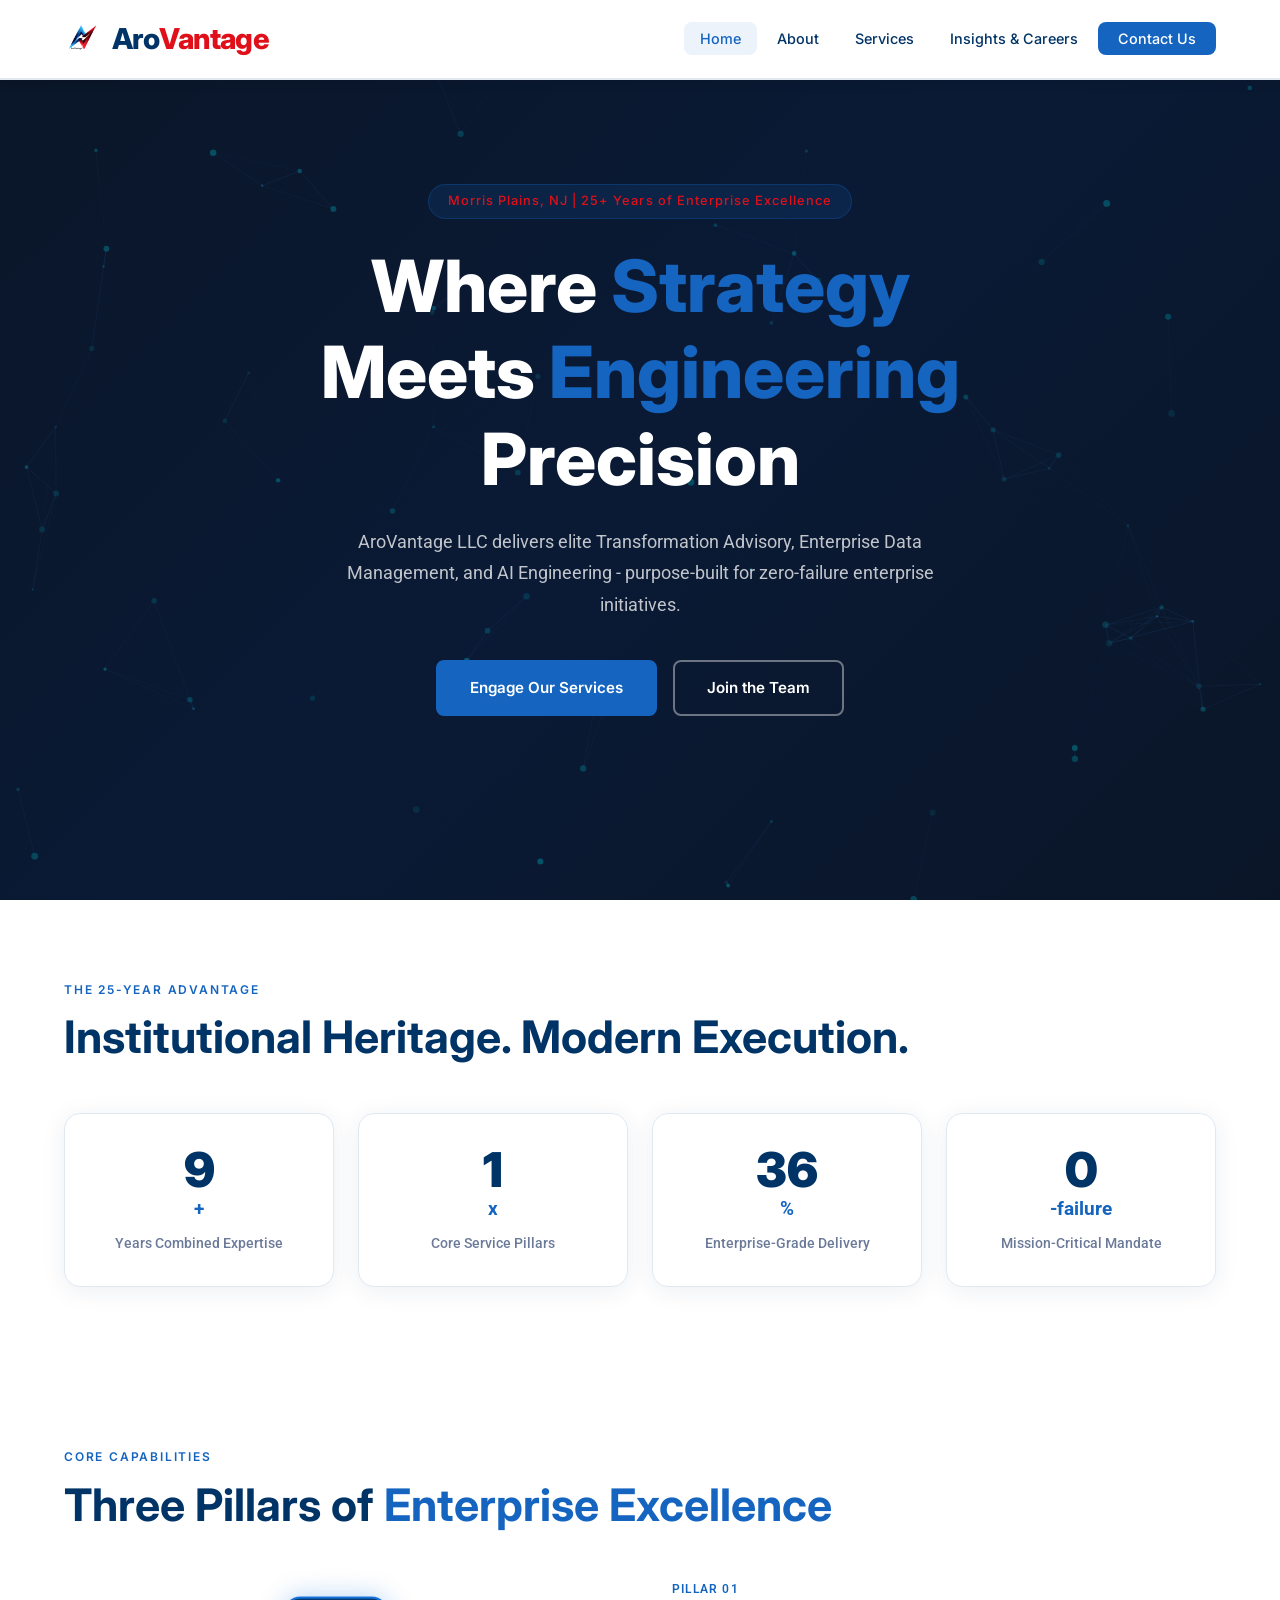
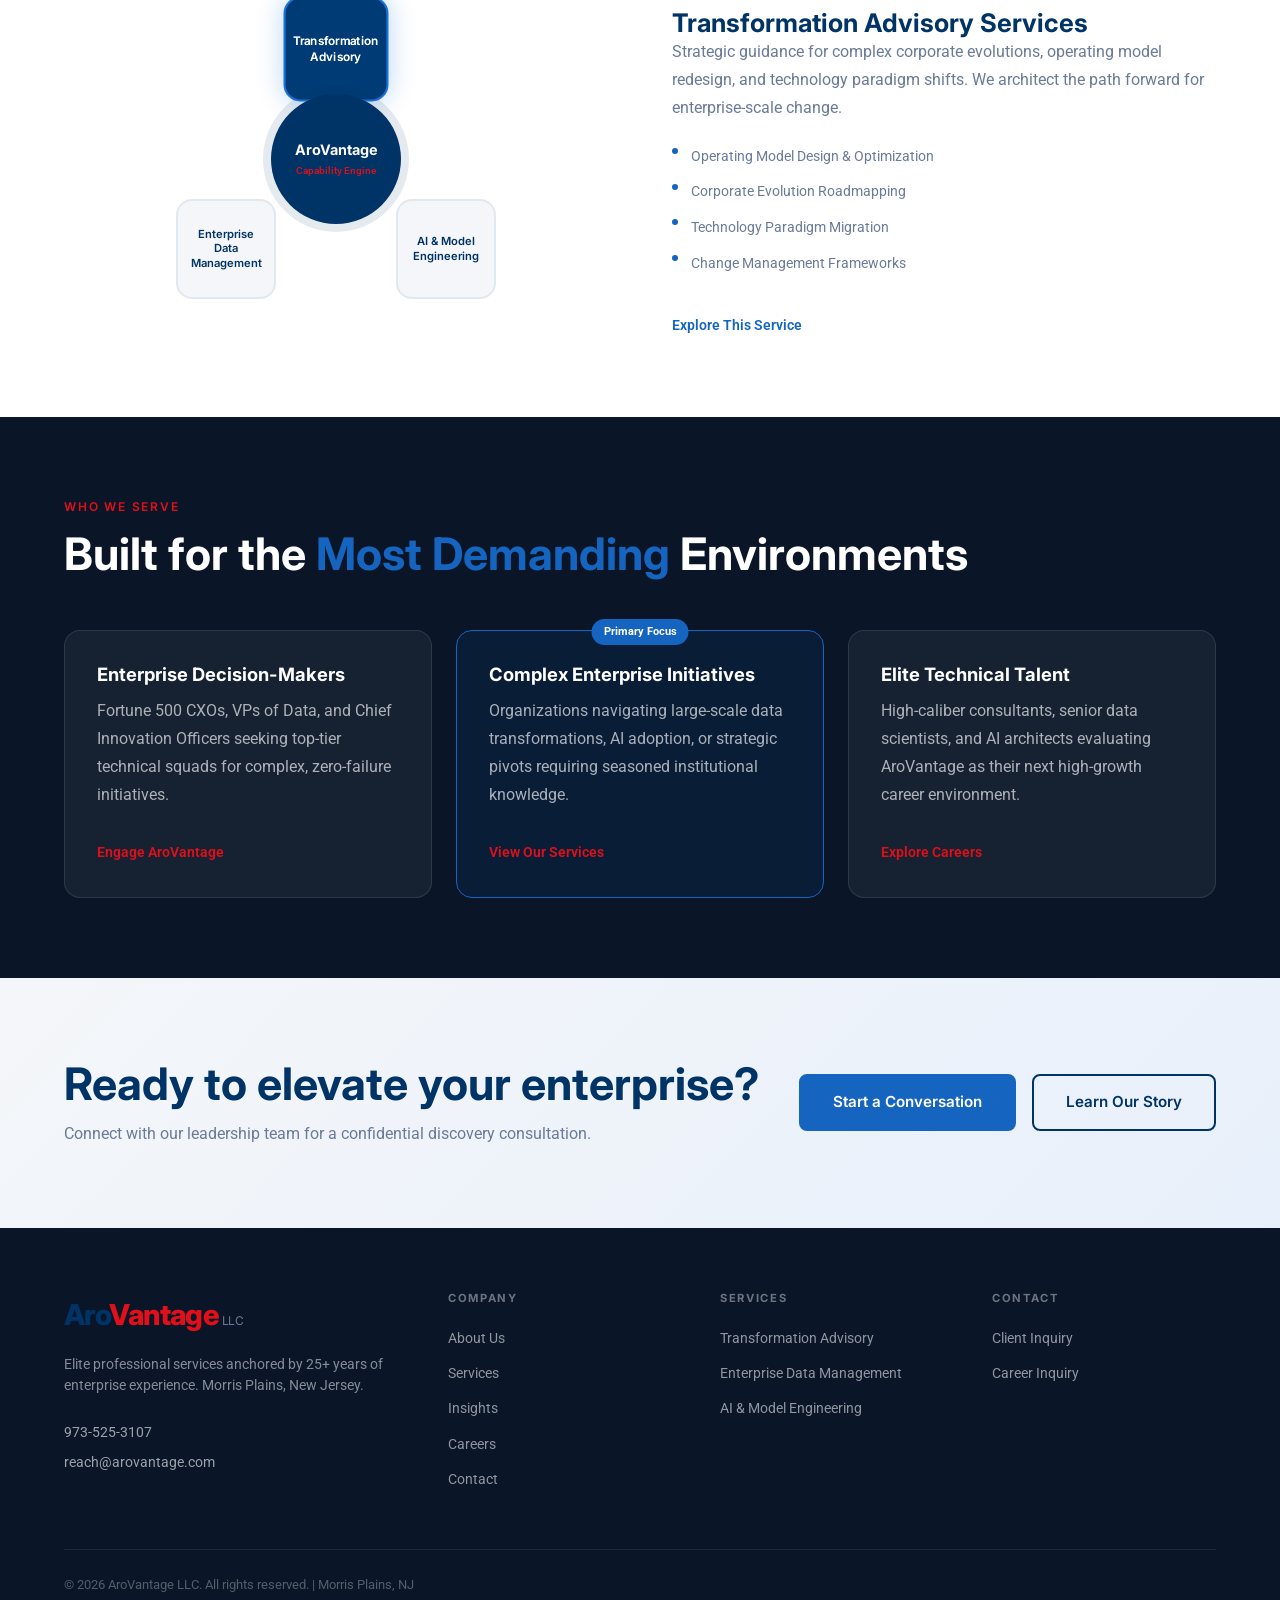
<file: index.html>
<!DOCTYPE html>
<html lang="en">
<head>
<meta charset="UTF-8"/>
<meta name="viewport" content="width=device-width,initial-scale=1.0"/>
<title>AroVantage LLC | Transformation Advisory - Data Strategy - AI Engineering</title>
<meta name="description" content="AroVantage LLC - Elite professional services firm in Morris Plains, NJ. Transformation Advisory, Enterprise Data Management, and AI Engineering with 25+ years expertise."/>
<script type="application/ld+json">{"@context":"https://schema.org","@type":"ProfessionalService","name":"AroVantage LLC","url":"https://arovantage.com","telephone":"+1-973-525-3107","email":"reach@arovantage.com","address":{"@type":"PostalAddress","addressLocality":"Morris Plains","addressRegion":"NJ","addressCountry":"US"}}</script>
<link rel="preconnect" href="https://fonts.googleapis.com"/>
<link href="https://fonts.googleapis.com/css2?family=Inter:wght@300;400;500;600;700;800;900&family=Roboto:wght@300;400;500&display=swap" rel="stylesheet"/>
<link rel="stylesheet" href="css/style.css"/>
<link rel="stylesheet" href="css/animations.css"/>
</head>
<body>
<nav class="navbar" id="navbar">
<div class="nav-container">
<a href="index.html" class="nav-logo"><img src="logo.png" alt="AroVantage" class="nav-logo-img"><span class="logo-aro">Aro</span><span class="logo-vantage">Vantage</span></a>
<button class="nav-toggle" id="navToggle"><span></span><span></span><span></span></button>
<ul class="nav-menu" id="navMenu">
<li><a href="index.html" class="nav-link active">Home</a></li>
<li><a href="about.html" class="nav-link">About</a></li>
<li><a href="services.html" class="nav-link">Services</a></li>
<li><a href="insights.html" class="nav-link">Insights &amp; Careers</a></li>
<li><a href="contact.html" class="nav-link nav-cta">Contact Us</a></li>
</ul>
</div>
</nav>
<section class="hero" id="hero">
<canvas id="heroCanvas"></canvas>
<div class="hero-content">
<div class="hero-badge fade-in-up">Morris Plains, NJ | 25+ Years of Enterprise Excellence</div>
<h1 class="hero-title fade-in-up delay-1">Where <span class="accent">Strategy</span> Meets <span class="accent">Engineering</span> Precision</h1>
<p class="hero-subtitle fade-in-up delay-2">AroVantage LLC delivers elite Transformation Advisory, Enterprise Data Management, and AI Engineering - purpose-built for zero-failure enterprise initiatives.</p>
<div class="hero-ctas fade-in-up delay-3">
<a href="contact.html?type=client" class="btn btn-primary">Engage Our Services</a>
<a href="insights.html#careers" class="btn btn-secondary">Join the Team</a>
</div>
</div>
</section>
<section class="pedigree section-pad">
<div class="container">
<div class="section-label fade-in-up">The 25-Year Advantage</div>
<h2 class="section-title fade-in-up delay-1">Institutional Heritage. Modern Execution.</h2>
<div class="pedigree-grid">
<div class="pedigree-card fade-in-up delay-1"><div class="pedigree-number" data-target="25">0</div><div class="pedigree-unit">+</div><div class="pedigree-label">Years Combined Expertise</div></div>
<div class="pedigree-card fade-in-up delay-2"><div class="pedigree-number" data-target="3">0</div><div class="pedigree-unit">x</div><div class="pedigree-label">Core Service Pillars</div></div>
<div class="pedigree-card fade-in-up delay-3"><div class="pedigree-number" data-target="100">0</div><div class="pedigree-unit">%</div><div class="pedigree-label">Enterprise-Grade Delivery</div></div>
<div class="pedigree-card fade-in-up delay-4"><div class="pedigree-number" data-target="0">0</div><div class="pedigree-unit">-failure</div><div class="pedigree-label">Mission-Critical Mandate</div></div>
</div>
</div>
</section>
<section class="capability section-pad">
<div class="container">
<div class="section-label fade-in-up">Core Capabilities</div>
<h2 class="section-title fade-in-up delay-1">Three Pillars of <span class="accent">Enterprise Excellence</span></h2>
<div class="capability-wrapper">
<div class="capability-wheel" id="capabilityWheel">
<div class="wheel-center"><div class="wheel-center-text"><span class="wheel-center-label">AroVantage</span><span class="wheel-center-sub">Capability Engine</span></div></div>
<div class="wheel-segment" data-service="advisory"><div class="segment-label">Transformation Advisory</div></div>
<div class="wheel-segment" data-service="edm"><div class="segment-label">Enterprise Data Management</div></div>
<div class="wheel-segment" data-service="ai"><div class="segment-label">AI &amp; Model Engineering</div></div>
</div>
<div class="capability-details" id="capabilityDetails">
<div class="capability-detail active" data-service="advisory">
<div class="detail-tag">Pillar 01</div>
<h3>Transformation Advisory Services</h3>
<p>Strategic guidance for complex corporate evolutions, operating model redesign, and technology paradigm shifts. We architect the path forward for enterprise-scale change.</p>
<ul class="detail-list"><li>Operating Model Design &amp; Optimization</li><li>Corporate Evolution Roadmapping</li><li>Technology Paradigm Migration</li><li>Change Management Frameworks</li></ul>
<a href="services.html#advisory" class="detail-link">Explore This Service</a>
</div>
<div class="capability-detail" data-service="edm">
<div class="detail-tag">Pillar 02</div>
<h3>Enterprise Data Management &amp; Data Strategy</h3>
<p>Engineering modern data architectures, governance frameworks, and quality pipelines that transform data into a core balance-sheet asset.</p>
<ul class="detail-list"><li>Modern Data Architecture Design</li><li>Data Governance &amp; Quality Frameworks</li><li>Real-Time Data Pipeline Engineering</li><li>Master Data Management (MDM)</li></ul>
<a href="services.html#edm" class="detail-link">Explore This Service</a>
</div>
<div class="capability-detail" data-service="ai">
<div class="detail-tag">Pillar 03</div>
<h3>Artificial Intelligence &amp; Custom Model Engineering</h3>
<p>Designing, training, and deploying bespoke ML models, LLM fine-tuning, and production-grade generative AI frameworks tailored to your enterprise.</p>
<ul class="detail-list"><li>Bespoke ML Model Design &amp; Training</li><li>LLM Fine-Tuning &amp; RAG Architectures</li><li>Production GenAI Framework Deployment</li><li>AI Governance &amp; Model Risk Management</li></ul>
<a href="services.html#ai" class="detail-link">Explore This Service</a>
</div>
</div>
</div>
</div>
</section>
<section class="audience section-pad bg-dark">
<div class="container">
<div class="section-label light fade-in-up">Who We Serve</div>
<h2 class="section-title light fade-in-up delay-1">Built for the <span class="accent">Most Demanding</span> Environments</h2>
<div class="audience-grid">
<div class="audience-card fade-in-up delay-1"><h3>Enterprise Decision-Makers</h3><p>Fortune 500 CXOs, VPs of Data, and Chief Innovation Officers seeking top-tier technical squads for complex, zero-failure initiatives.</p><a href="contact.html?type=client" class="audience-link">Engage AroVantage</a></div>
<div class="audience-card featured fade-in-up delay-2"><div class="audience-badge">Primary Focus</div><h3>Complex Enterprise Initiatives</h3><p>Organizations navigating large-scale data transformations, AI adoption, or strategic pivots requiring seasoned institutional knowledge.</p><a href="services.html" class="audience-link">View Our Services</a></div>
<div class="audience-card fade-in-up delay-3"><h3>Elite Technical Talent</h3><p>High-caliber consultants, senior data scientists, and AI architects evaluating AroVantage as their next high-growth career environment.</p><a href="insights.html#careers" class="audience-link">Explore Careers</a></div>
</div>
</div>
</section>
<section class="cta-banner section-pad">
<div class="container">
<div class="cta-inner fade-in-up">
<div class="cta-text"><h2>Ready to elevate your enterprise?</h2><p>Connect with our leadership team for a confidential discovery consultation.</p></div>
<div class="cta-actions"><a href="contact.html" class="btn btn-primary">Start a Conversation</a><a href="about.html" class="btn btn-outline">Learn Our Story</a></div>
</div>
</div>
</section>
<footer class="footer">
<div class="container">
<div class="footer-grid">
<div class="footer-brand"><a href="index.html" class="nav-logo"><span class="logo-aro">Aro</span><span class="logo-vantage">Vantage</span><span class="logo-llc"> LLC</span></a><p>Elite professional services anchored by 25+ years of enterprise experience. Morris Plains, New Jersey.</p><div class="footer-contact"><a href="tel:+19735253107">973-525-3107</a><a href="mailto:reach@arovantage.com">reach@arovantage.com</a></div></div>
<div class="footer-nav"><h4>Company</h4><ul><li><a href="about.html">About Us</a></li><li><a href="services.html">Services</a></li><li><a href="insights.html">Insights</a></li><li><a href="insights.html#careers">Careers</a></li><li><a href="contact.html">Contact</a></li></ul></div>
<div class="footer-nav"><h4>Services</h4><ul><li><a href="services.html#advisory">Transformation Advisory</a></li><li><a href="services.html#edm">Enterprise Data Management</a></li><li><a href="services.html#ai">AI &amp; Model Engineering</a></li></ul></div>
<div class="footer-nav"><h4>Contact</h4><ul><li><a href="contact.html?type=client">Client Inquiry</a></li><li><a href="contact.html?type=career">Career Inquiry</a></li></ul></div>
</div>
<div class="footer-bottom"><p>&copy; 2026 AroVantage LLC. All rights reserved. | Morris Plains, NJ</p></div>
</div>
</footer>
<script src="js/canvas.js"></script>
<script src="js/main.js"></script>
</body>
</html>
</file>
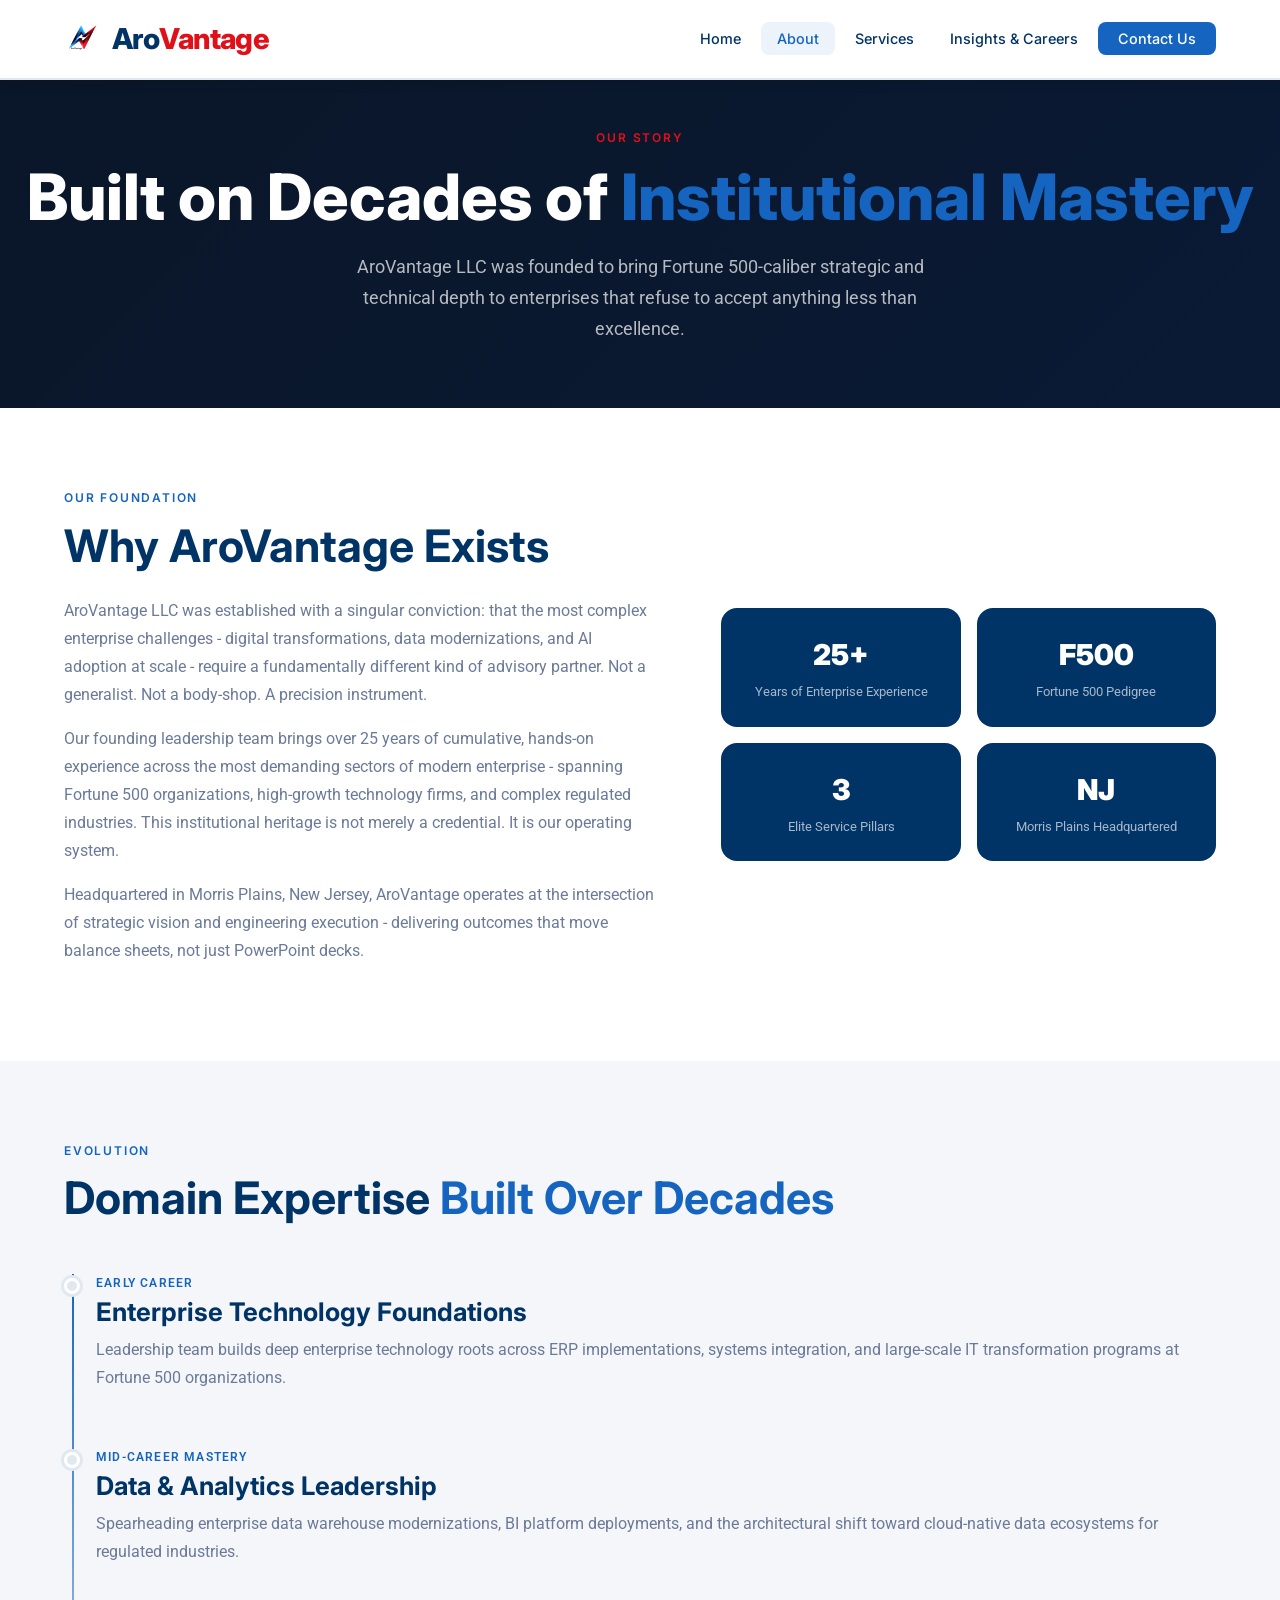
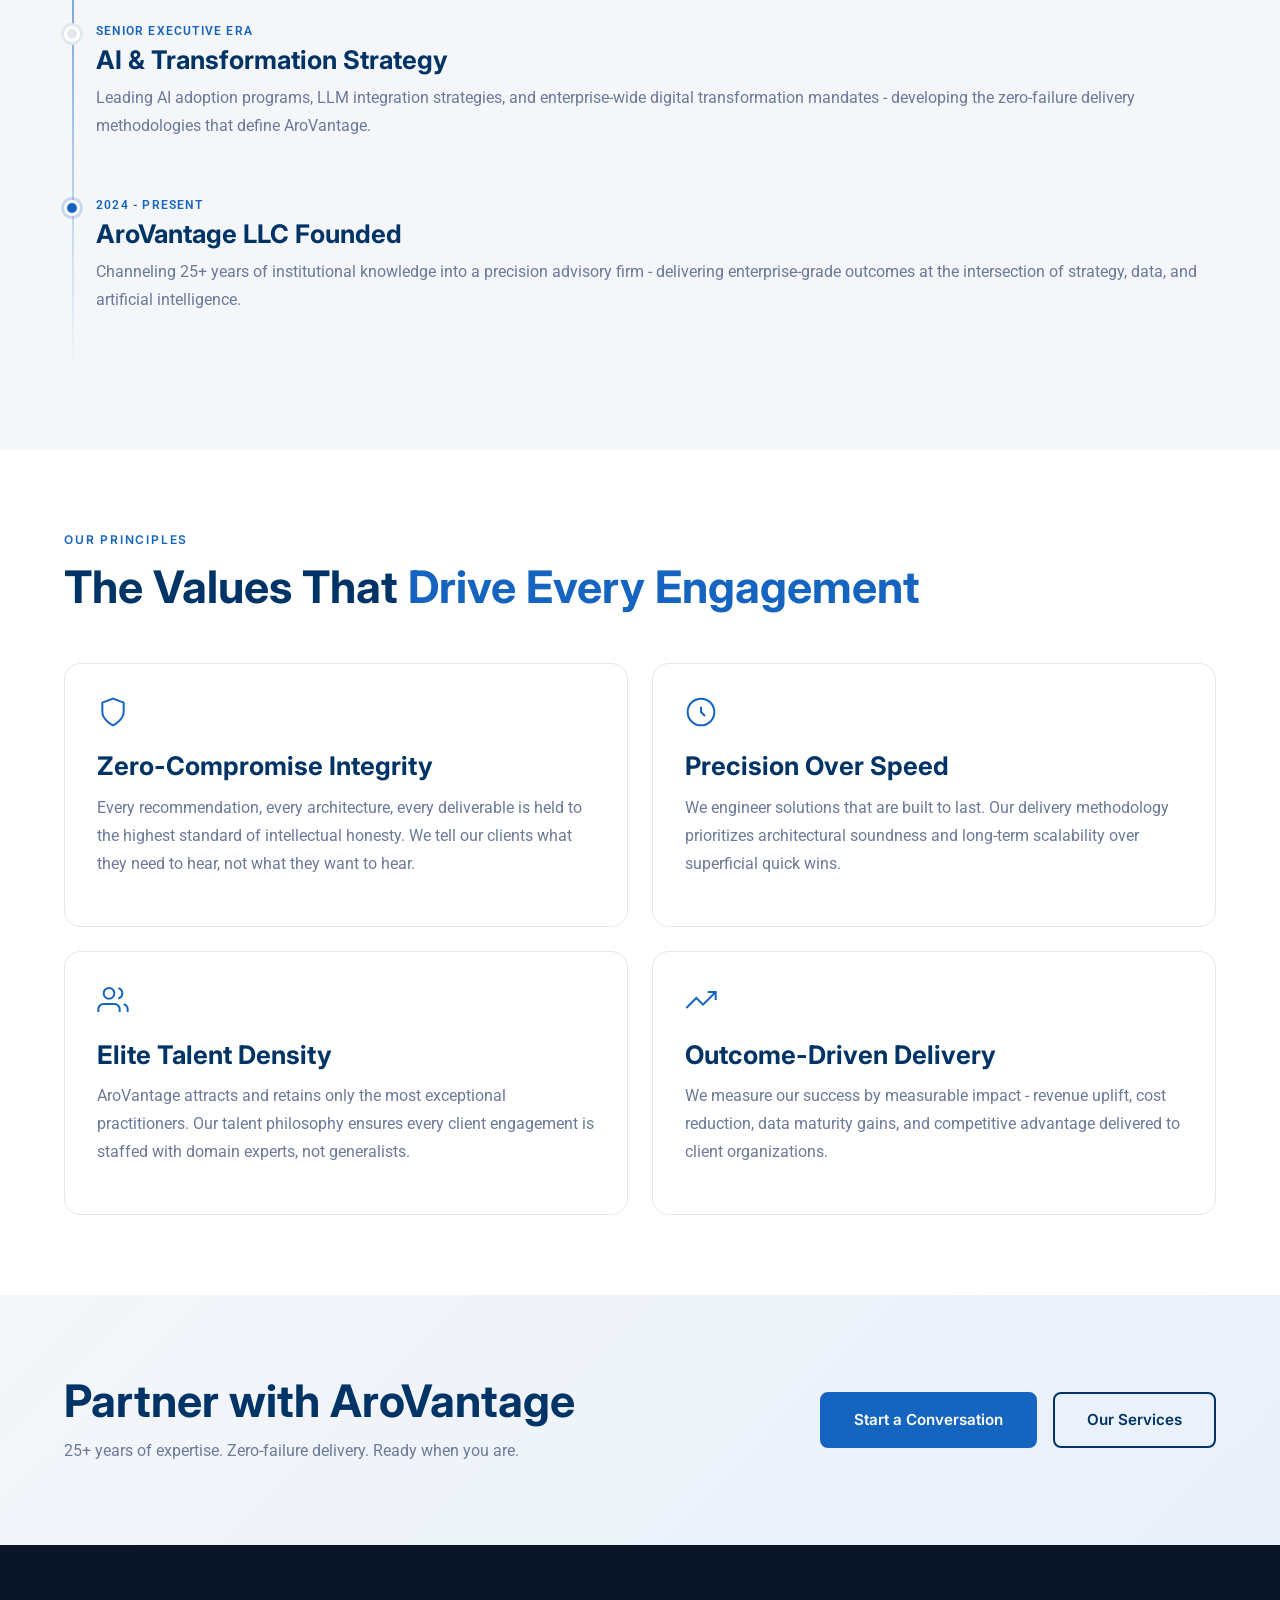
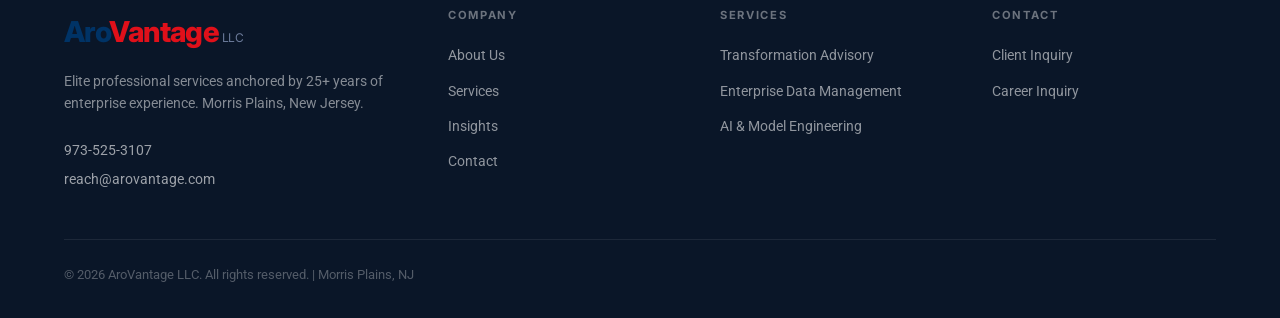
<file: about.html>
<!DOCTYPE html>
<html lang="en">
<head>
<meta charset="UTF-8"/>
<meta name="viewport" content="width=device-width,initial-scale=1.0"/>
<title>About Us | AroVantage LLC - 25+ Years Enterprise Excellence</title>
<meta name="description" content="AroVantage LLC founded by executives with 25+ years enterprise experience in Morris Plains, NJ. Learn our story, values, and leadership heritage."/>
<script type="application/ld+json">{"@context":"https://schema.org","@type":"ProfessionalService","name":"AroVantage LLC","url":"https://arovantage.com","telephone":"+1-973-525-3107","email":"reach@arovantage.com","address":{"@type":"PostalAddress","addressLocality":"Morris Plains","addressRegion":"NJ","addressCountry":"US"}}</script>
<link rel="preconnect" href="https://fonts.googleapis.com"/>
<link href="https://fonts.googleapis.com/css2?family=Inter:wght@300;400;500;600;700;800;900&family=Roboto:wght@300;400;500&display=swap" rel="stylesheet"/>
<link rel="stylesheet" href="css/style.css"/>
<link rel="stylesheet" href="css/animations.css"/>
</head>
<body>
<nav class="navbar" id="navbar">
<div class="nav-container">
<a href="index.html" class="nav-logo"><img src="logo.png" alt="AroVantage" class="nav-logo-img"><span class="logo-aro">Aro</span><span class="logo-vantage">Vantage</span></a>
<button class="nav-toggle" id="navToggle"><span></span><span></span><span></span></button>
<ul class="nav-menu" id="navMenu">
<li><a href="index.html" class="nav-link">Home</a></li>
<li><a href="about.html" class="nav-link active">About</a></li>
<li><a href="services.html" class="nav-link">Services</a></li>
<li><a href="insights.html" class="nav-link">Insights &amp; Careers</a></li>
<li><a href="contact.html" class="nav-link nav-cta">Contact Us</a></li>
</ul>
</div>
</nav>
<section class="page-hero">
<div class="page-hero-content">
<div class="section-label light fade-in-up">Our Story</div>
<h1 class="fade-in-up delay-1">Built on Decades of <span class="accent">Institutional Mastery</span></h1>
<p class="fade-in-up delay-2">AroVantage LLC was founded to bring Fortune 500-caliber strategic and technical depth to enterprises that refuse to accept anything less than excellence.</p>
</div>
</section>
<section class="section-pad">
<div class="container">
<div class="about-narrative">
<div class="narrative-content fade-in-up">
<div class="section-label">Our Foundation</div>
<h2>Why AroVantage Exists</h2>
<p>AroVantage LLC was established with a singular conviction: that the most complex enterprise challenges - digital transformations, data modernizations, and AI adoption at scale - require a fundamentally different kind of advisory partner. Not a generalist. Not a body-shop. A precision instrument.</p>
<p>Our founding leadership team brings over 25 years of cumulative, hands-on experience across the most demanding sectors of modern enterprise - spanning Fortune 500 organizations, high-growth technology firms, and complex regulated industries. This institutional heritage is not merely a credential. It is our operating system.</p>
<p>Headquartered in Morris Plains, New Jersey, AroVantage operates at the intersection of strategic vision and engineering execution - delivering outcomes that move balance sheets, not just PowerPoint decks.</p>
</div>
<div class="narrative-visual fade-in-up delay-2">
<div class="heritage-matrix">
<div class="heritage-item"><div class="heritage-year">25+</div><div class="heritage-desc">Years of Enterprise Experience</div></div>
<div class="heritage-item"><div class="heritage-year">F500</div><div class="heritage-desc">Fortune 500 Pedigree</div></div>
<div class="heritage-item"><div class="heritage-year">3</div><div class="heritage-desc">Elite Service Pillars</div></div>
<div class="heritage-item"><div class="heritage-year">NJ</div><div class="heritage-desc">Morris Plains Headquartered</div></div>
</div>
</div>
</div>
</div>
</section>
<section class="section-pad bg-light">
<div class="container">
<div class="section-label fade-in-up">Evolution</div>
<h2 class="section-title fade-in-up delay-1">Domain Expertise <span class="accent">Built Over Decades</span></h2>
<div class="timeline">
<div class="timeline-item fade-in-up delay-1">
<div class="timeline-marker"></div>
<div class="timeline-content"><div class="timeline-period">Early Career</div><h3>Enterprise Technology Foundations</h3><p>Leadership team builds deep enterprise technology roots across ERP implementations, systems integration, and large-scale IT transformation programs at Fortune 500 organizations.</p></div>
</div>
<div class="timeline-item fade-in-up delay-2">
<div class="timeline-marker"></div>
<div class="timeline-content"><div class="timeline-period">Mid-Career Mastery</div><h3>Data &amp; Analytics Leadership</h3><p>Spearheading enterprise data warehouse modernizations, BI platform deployments, and the architectural shift toward cloud-native data ecosystems for regulated industries.</p></div>
</div>
<div class="timeline-item fade-in-up delay-3">
<div class="timeline-marker"></div>
<div class="timeline-content"><div class="timeline-period">Senior Executive Era</div><h3>AI &amp; Transformation Strategy</h3><p>Leading AI adoption programs, LLM integration strategies, and enterprise-wide digital transformation mandates - developing the zero-failure delivery methodologies that define AroVantage.</p></div>
</div>
<div class="timeline-item fade-in-up delay-4">
<div class="timeline-marker active"></div>
<div class="timeline-content"><div class="timeline-period">2024 - Present</div><h3>AroVantage LLC Founded</h3><p>Channeling 25+ years of institutional knowledge into a precision advisory firm - delivering enterprise-grade outcomes at the intersection of strategy, data, and artificial intelligence.</p></div>
</div>
</div>
</div>
</section>
<section class="section-pad">
<div class="container">
<div class="section-label fade-in-up">Our Principles</div>
<h2 class="section-title fade-in-up delay-1">The Values That <span class="accent">Drive Every Engagement</span></h2>
<div class="values-grid">
<div class="value-card fade-in-up delay-1"><div class="value-icon"><svg width="32" height="32" viewBox="0 0 24 24" fill="none" stroke="currentColor" stroke-width="1.5"><path d="M12 22s8-4 8-10V5l-8-3-8 3v7c0 6 8 10 8 10z"/></svg></div><h3>Zero-Compromise Integrity</h3><p>Every recommendation, every architecture, every deliverable is held to the highest standard of intellectual honesty. We tell our clients what they need to hear, not what they want to hear.</p></div>
<div class="value-card fade-in-up delay-2"><div class="value-icon"><svg width="32" height="32" viewBox="0 0 24 24" fill="none" stroke="currentColor" stroke-width="1.5"><circle cx="12" cy="12" r="10"/><path d="M12 8v4l3 3"/></svg></div><h3>Precision Over Speed</h3><p>We engineer solutions that are built to last. Our delivery methodology prioritizes architectural soundness and long-term scalability over superficial quick wins.</p></div>
<div class="value-card fade-in-up delay-3"><div class="value-icon"><svg width="32" height="32" viewBox="0 0 24 24" fill="none" stroke="currentColor" stroke-width="1.5"><path d="M17 21v-2a4 4 0 0 0-4-4H5a4 4 0 0 0-4 4v2"/><circle cx="9" cy="7" r="4"/><path d="M23 21v-2a4 4 0 0 0-3-3.87"/><path d="M16 3.13a4 4 0 0 1 0 7.75"/></svg></div><h3>Elite Talent Density</h3><p>AroVantage attracts and retains only the most exceptional practitioners. Our talent philosophy ensures every client engagement is staffed with domain experts, not generalists.</p></div>
<div class="value-card fade-in-up delay-4"><div class="value-icon"><svg width="32" height="32" viewBox="0 0 24 24" fill="none" stroke="currentColor" stroke-width="1.5"><polyline points="23 6 13.5 15.5 8.5 10.5 1 18"/><polyline points="17 6 23 6 23 12"/></svg></div><h3>Outcome-Driven Delivery</h3><p>We measure our success by measurable impact - revenue uplift, cost reduction, data maturity gains, and competitive advantage delivered to client organizations.</p></div>
</div>
</div>
</section>
<section class="cta-banner section-pad">
<div class="container">
<div class="cta-inner fade-in-up">
<div class="cta-text"><h2>Partner with AroVantage</h2><p>25+ years of expertise. Zero-failure delivery. Ready when you are.</p></div>
<div class="cta-actions"><a href="contact.html" class="btn btn-primary">Start a Conversation</a><a href="services.html" class="btn btn-outline">Our Services</a></div>
</div>
</div>
</section>
<footer class="footer">
<div class="container">
<div class="footer-grid">
<div class="footer-brand"><a href="index.html" class="nav-logo"><span class="logo-aro">Aro</span><span class="logo-vantage">Vantage</span><span class="logo-llc"> LLC</span></a><p>Elite professional services anchored by 25+ years of enterprise experience. Morris Plains, New Jersey.</p><div class="footer-contact"><a href="tel:+19735253107">973-525-3107</a><a href="mailto:reach@arovantage.com">reach@arovantage.com</a></div></div>
<div class="footer-nav"><h4>Company</h4><ul><li><a href="about.html">About Us</a></li><li><a href="services.html">Services</a></li><li><a href="insights.html">Insights</a></li><li><a href="contact.html">Contact</a></li></ul></div>
<div class="footer-nav"><h4>Services</h4><ul><li><a href="services.html#advisory">Transformation Advisory</a></li><li><a href="services.html#edm">Enterprise Data Management</a></li><li><a href="services.html#ai">AI &amp; Model Engineering</a></li></ul></div>
<div class="footer-nav"><h4>Contact</h4><ul><li><a href="contact.html?type=client">Client Inquiry</a></li><li><a href="contact.html?type=career">Career Inquiry</a></li></ul></div>
</div>
<div class="footer-bottom"><p>&copy; 2026 AroVantage LLC. All rights reserved. | Morris Plains, NJ</p></div>
</div>
</footer>
<script src="js/main.js"></script>
</body>
</html>
</file>
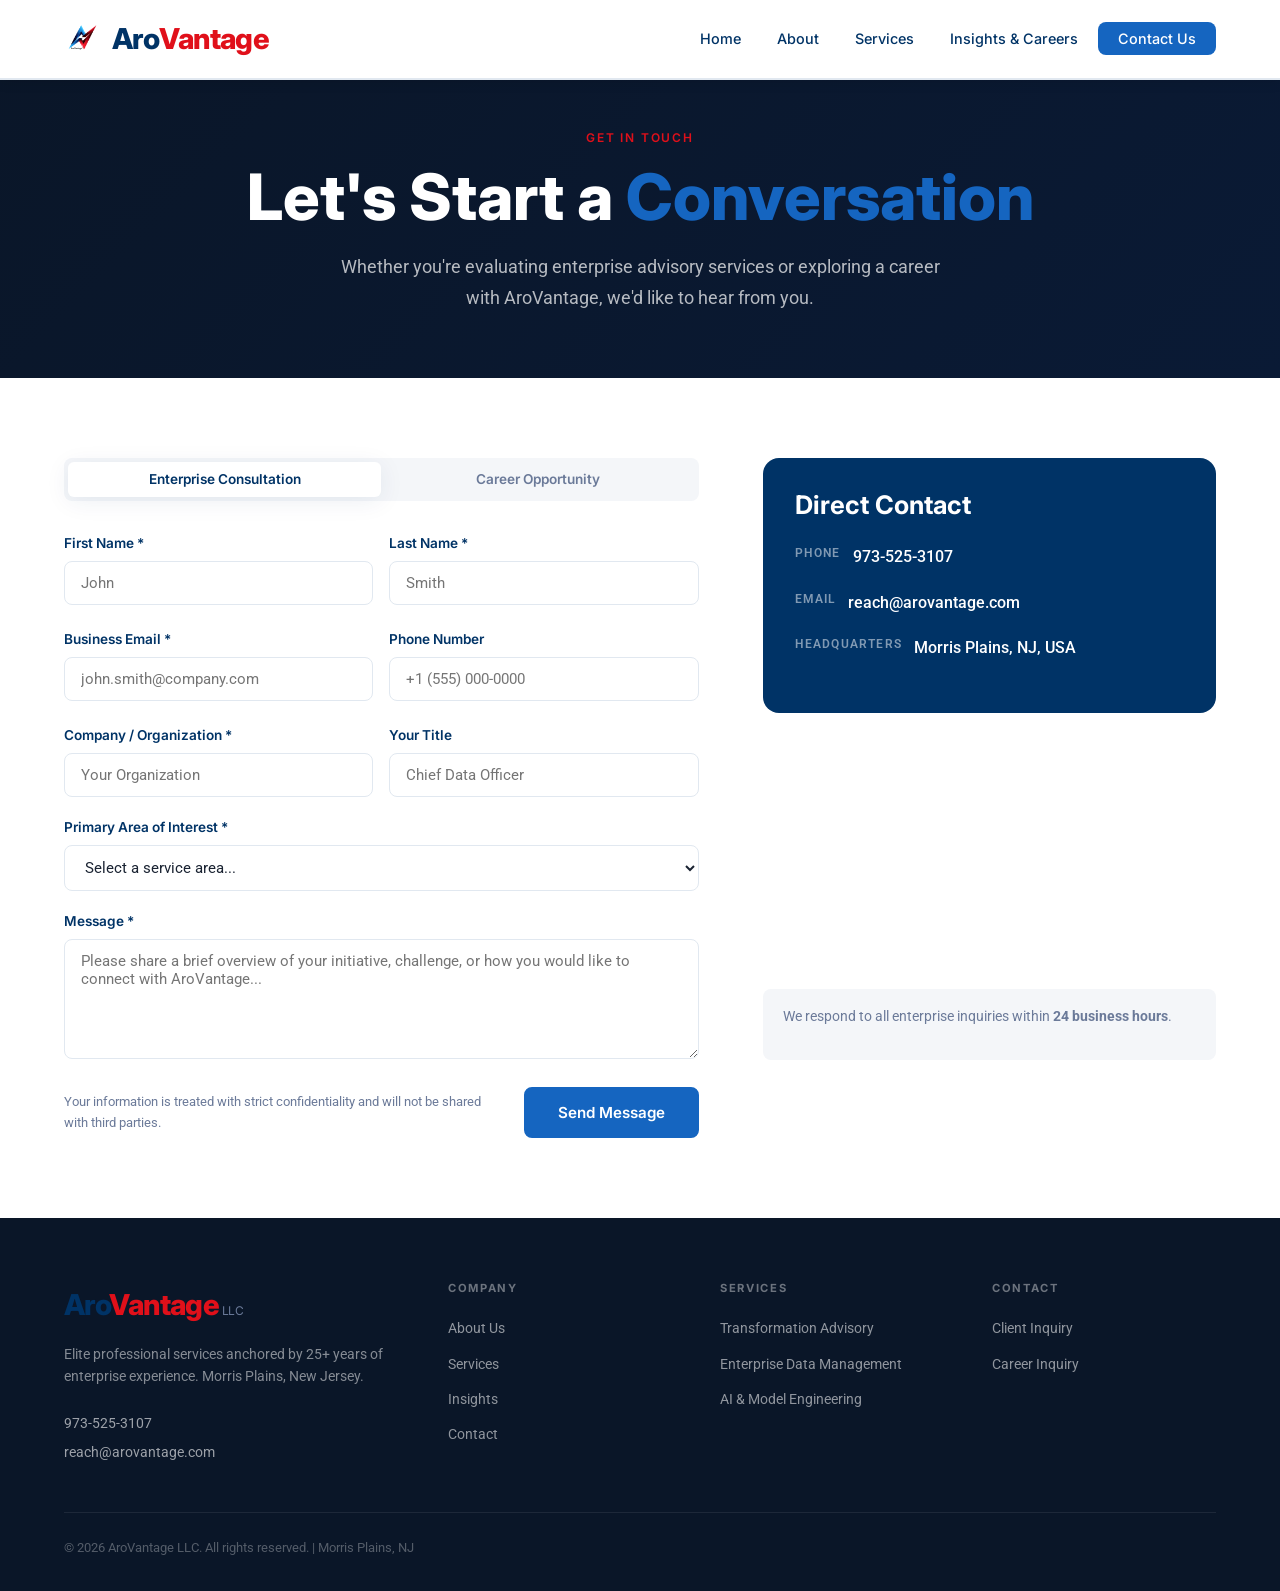
<file: contact.html>
<!DOCTYPE html>
<html lang="en">
<head>
<meta charset="UTF-8"/><meta name="viewport" content="width=device-width,initial-scale=1.0"/>
<title>Contact Us | AroVantage LLC - Morris Plains, NJ</title>
<meta name="description" content="Connect with AroVantage LLC for enterprise client inquiries or career opportunities. Morris Plains, NJ. Call 973-525-3107 or email reach@arovantage.com."/>
<script type="application/ld+json">{"@context":"https://schema.org","@type":"ProfessionalService","name":"AroVantage LLC","url":"https://arovantage.com","telephone":"+1-973-525-3107","email":"reach@arovantage.com","address":{"@type":"PostalAddress","addressLocality":"Morris Plains","addressRegion":"NJ","addressCountry":"US"}}</script>
<link rel="preconnect" href="https://fonts.googleapis.com"/>
<link href="https://fonts.googleapis.com/css2?family=Inter:wght@300;400;500;600;700;800;900&family=Roboto:wght@300;400;500&display=swap" rel="stylesheet"/>
<link rel="stylesheet" href="css/style.css"/><link rel="stylesheet" href="css/animations.css"/>
</head>
<body>
<nav class="navbar" id="navbar">
<div class="nav-container">
<a href="index.html" class="nav-logo"><img src="logo.png" alt="AroVantage" class="nav-logo-img"><span class="logo-aro">Aro</span><span class="logo-vantage">Vantage</span></a>
<button class="nav-toggle" id="navToggle"><span></span><span></span><span></span></button>
<ul class="nav-menu" id="navMenu">
<li><a href="index.html" class="nav-link">Home</a></li>
<li><a href="about.html" class="nav-link">About</a></li>
<li><a href="services.html" class="nav-link">Services</a></li>
<li><a href="insights.html" class="nav-link">Insights &amp; Careers</a></li>
<li><a href="contact.html" class="nav-link nav-cta active">Contact Us</a></li>
</ul>
</div>
</nav>
<section class="page-hero short">
<div class="page-hero-content">
<div class="section-label light fade-in-up">Get In Touch</div>
<h1 class="fade-in-up delay-1">Let's Start a <span class="accent">Conversation</span></h1>
<p class="fade-in-up delay-2">Whether you're evaluating enterprise advisory services or exploring a career with AroVantage, we'd like to hear from you.</p>
</div>
</section>
<section class="contact-section section-pad">
<div class="container">
<div class="contact-layout">
<div class="contact-form-wrapper fade-in-up">
<div class="form-type-selector">
<button class="form-type-btn active" data-type="client" id="btnClient">Enterprise Consultation</button>
<button class="form-type-btn" data-type="career" id="btnCareer">Career Opportunity</button>
</div>
<form id="contactForm" class="contact-form" novalidate>
<input type="hidden" name="inquiry_type" id="inquiryType" value="client"/>
<div class="form-row">
<div class="form-group"><label for="firstName">First Name *</label><input type="text" id="firstName" name="first_name" required placeholder="John"/><span class="field-error" id="firstNameError"></span></div>
<div class="form-group"><label for="lastName">Last Name *</label><input type="text" id="lastName" name="last_name" required placeholder="Smith"/><span class="field-error" id="lastNameError"></span></div>
</div>
<div class="form-row">
<div class="form-group"><label for="email">Business Email *</label><input type="email" id="email" name="email" required placeholder="john.smith@company.com"/><span class="field-error" id="emailError"></span></div>
<div class="form-group"><label for="phone">Phone Number</label><input type="tel" id="phone" name="phone" placeholder="+1 (555) 000-0000"/></div>
</div>
<div class="client-fields">
<div class="form-row">
<div class="form-group"><label for="company">Company / Organization *</label><input type="text" id="company" name="company" placeholder="Your Organization"/></div>
<div class="form-group"><label for="title">Your Title</label><input type="text" id="title" name="title" placeholder="Chief Data Officer"/></div>
</div>
<div class="form-group"><label for="service">Primary Area of Interest *</label>
<select id="service" name="service">
<option value="">Select a service area...</option>
<option value="advisory">Transformation Advisory Services</option>
<option value="edm">Enterprise Data Management &amp; Strategy</option>
<option value="ai">AI &amp; Custom Model Engineering</option>
<option value="multiple">Multiple Service Areas</option>
</select></div>
</div>
<div class="career-fields" style="display:none">
<div class="form-row">
<div class="form-group"><label for="currentRole">Current Role / Title *</label><input type="text" id="currentRole" name="current_role" placeholder="Senior Data Architect"/></div>
<div class="form-group"><label for="experience">Years of Experience</label>
<select id="experience" name="experience">
<option value="">Select...</option>
<option value="5-10">5-10 years</option>
<option value="10-15">10-15 years</option>
<option value="15-20">15-20 years</option>
<option value="20+">20+ years</option>
</select></div>
</div>
<div class="form-group"><label for="expertise">Primary Domain Expertise *</label>
<select id="expertise" name="expertise">
<option value="">Select your domain...</option>
<option value="ai">AI / Machine Learning Engineering</option>
<option value="data">Data Architecture &amp; Engineering</option>
<option value="governance">Data Governance &amp; Management</option>
<option value="advisory">Transformation &amp; Strategy Advisory</option>
<option value="other">Other</option>
</select></div>
</div>
<div class="form-group"><label for="message">Message *</label><textarea id="message" name="message" rows="5" required placeholder="Please share a brief overview of your initiative, challenge, or how you would like to connect with AroVantage..."></textarea><span class="field-error" id="messageError"></span></div>
<div class="form-footer">
<div class="form-privacy">Your information is treated with strict confidentiality and will not be shared with third parties.</div>
<button type="submit" class="btn btn-primary btn-submit" id="submitBtn"><span id="submitText">Send Message</span><span id="submitSpinner" style="display:none">Sending...</span></button>
</div>
<div id="formSuccess" class="form-success" style="display:none">
<h3>Message Sent Successfully</h3>
<p>Thank you for reaching out to AroVantage. A member of our team will be in contact shortly.</p>
</div>
</form>
</div>
<div class="contact-sidebar fade-in-up delay-2">
<div class="contact-info-card">
<h3>Direct Contact</h3>
<div class="contact-detail"><div class="contact-detail-label">Phone</div><a href="tel:+19735253107" class="contact-detail-value">973-525-3107</a></div>
<div class="contact-detail"><div class="contact-detail-label">Email</div><a href="mailto:reach@arovantage.com" class="contact-detail-value">reach@arovantage.com</a></div>
<div class="contact-detail"><div class="contact-detail-label">Headquarters</div><div class="contact-detail-value">Morris Plains, NJ, USA</div></div>
</div>
<div class="map-container">
<iframe src="https://www.google.com/maps/embed?pb=!1m18!1m12!1m3!1d3021.5!2d-74.4813!3d40.8315!2m3!1f0!2f0!3f0!3m2!1i1024!2i768!4f13.1!3m3!1m2!1s0x89c3019c3eb36a15%3A0x5e0f1a1e2d5f3b8a!2sMorris+Plains%2C+NJ!5e0!3m2!1sen!2sus!4v1700000000000" width="100%" height="220" style="border:0;border-radius:8px;" allowfullscreen="" loading="lazy" referrerpolicy="no-referrer-when-downgrade" title="AroVantage LLC - Morris Plains, NJ"></iframe>
</div>
<div class="response-promise"><p>We respond to all enterprise inquiries within <strong>24 business hours</strong>.</p></div>
</div>
</div>
</div>
</section>
<footer class="footer">
<div class="container">
<div class="footer-grid">
<div class="footer-brand"><a href="index.html" class="nav-logo"><span class="logo-aro">Aro</span><span class="logo-vantage">Vantage</span><span class="logo-llc"> LLC</span></a><p>Elite professional services anchored by 25+ years of enterprise experience. Morris Plains, New Jersey.</p><div class="footer-contact"><a href="tel:+19735253107">973-525-3107</a><a href="mailto:reach@arovantage.com">reach@arovantage.com</a></div></div>
<div class="footer-nav"><h4>Company</h4><ul><li><a href="about.html">About Us</a></li><li><a href="services.html">Services</a></li><li><a href="insights.html">Insights</a></li><li><a href="contact.html">Contact</a></li></ul></div>
<div class="footer-nav"><h4>Services</h4><ul><li><a href="services.html#advisory">Transformation Advisory</a></li><li><a href="services.html#edm">Enterprise Data Management</a></li><li><a href="services.html#ai">AI &amp; Model Engineering</a></li></ul></div>
<div class="footer-nav"><h4>Contact</h4><ul><li><a href="contact.html?type=client">Client Inquiry</a></li><li><a href="contact.html?type=career">Career Inquiry</a></li></ul></div>
</div>
<div class="footer-bottom"><p>&copy; 2026 AroVantage LLC. All rights reserved. | Morris Plains, NJ</p></div>
</div>
</footer>
<script src="js/main.js"></script><script src="js/contact.js"></script>
</body>
</html>
</file>
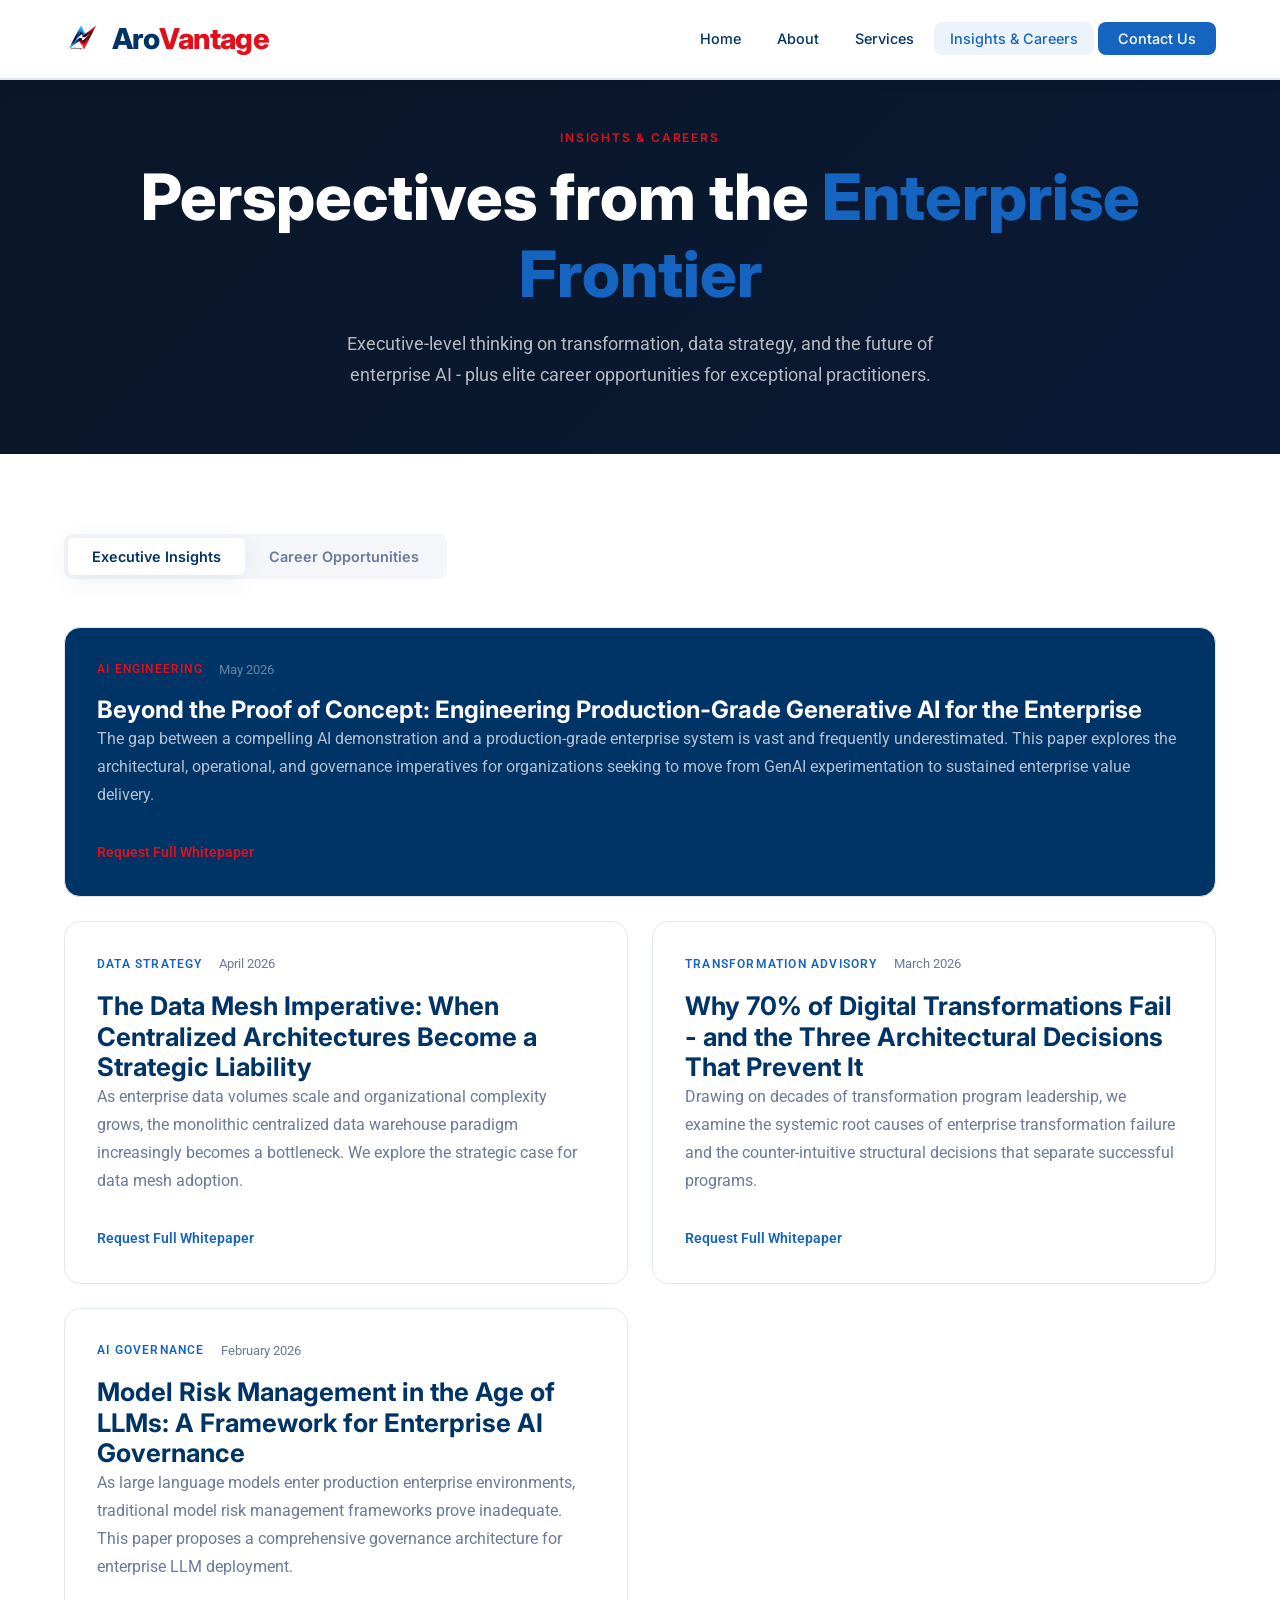
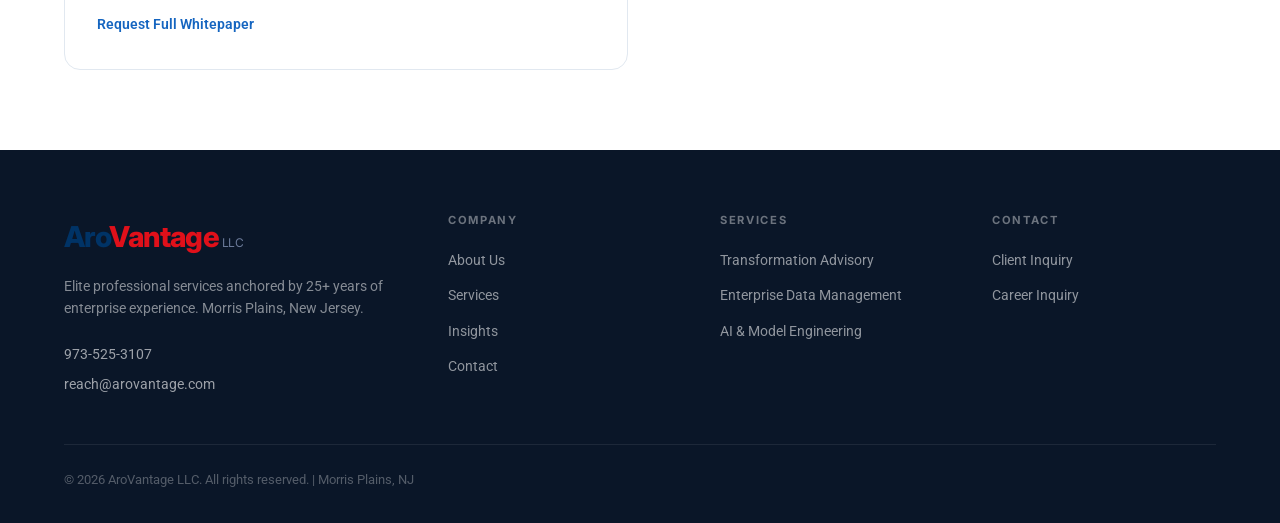
<file: insights.html>
<!DOCTYPE html>
<html lang="en">
<head>
<meta charset="UTF-8"/><meta name="viewport" content="width=device-width,initial-scale=1.0"/>
<title>Insights &amp; Careers | AroVantage LLC</title>
<meta name="description" content="Executive insights on enterprise transformation, data strategy, and AI. Career opportunities for elite consultants, data scientists, and AI architects at AroVantage LLC."/>
<script type="application/ld+json">{"@context":"https://schema.org","@type":"ProfessionalService","name":"AroVantage LLC","url":"https://arovantage.com","telephone":"+1-973-525-3107","email":"reach@arovantage.com","address":{"@type":"PostalAddress","addressLocality":"Morris Plains","addressRegion":"NJ","addressCountry":"US"}}</script>
<link rel="preconnect" href="https://fonts.googleapis.com"/>
<link href="https://fonts.googleapis.com/css2?family=Inter:wght@300;400;500;600;700;800;900&family=Roboto:wght@300;400;500&display=swap" rel="stylesheet"/>
<link rel="stylesheet" href="css/style.css"/><link rel="stylesheet" href="css/animations.css"/>
</head>
<body>
<nav class="navbar" id="navbar">
<div class="nav-container">
<a href="index.html" class="nav-logo"><img src="logo.png" alt="AroVantage" class="nav-logo-img"><span class="logo-aro">Aro</span><span class="logo-vantage">Vantage</span></a>
<button class="nav-toggle" id="navToggle"><span></span><span></span><span></span></button>
<ul class="nav-menu" id="navMenu">
<li><a href="index.html" class="nav-link">Home</a></li>
<li><a href="about.html" class="nav-link">About</a></li>
<li><a href="services.html" class="nav-link">Services</a></li>
<li><a href="insights.html" class="nav-link active">Insights &amp; Careers</a></li>
<li><a href="contact.html" class="nav-link nav-cta">Contact Us</a></li>
</ul>
</div>
</nav>
<section class="page-hero">
<div class="page-hero-content">
<div class="section-label light fade-in-up">Insights &amp; Careers</div>
<h1 class="fade-in-up delay-1">Perspectives from the <span class="accent">Enterprise Frontier</span></h1>
<p class="fade-in-up delay-2">Executive-level thinking on transformation, data strategy, and the future of enterprise AI - plus elite career opportunities for exceptional practitioners.</p>
</div>
</section>
<section class="section-pad">
<div class="container">
<div class="insights-toggle fade-in-up">
<button class="toggle-btn active" data-toggle="insights">Executive Insights</button>
<button class="toggle-btn" data-toggle="careers">Career Opportunities</button>
</div>
<div class="content-panel active" id="panel-insights">
<div class="insights-grid">
<article class="insight-card featured fade-in-up delay-1">
<div class="insight-meta"><span class="insight-category">AI Engineering</span><span class="insight-date">May 2026</span></div>
<h2>Beyond the Proof of Concept: Engineering Production-Grade Generative AI for the Enterprise</h2>
<p>The gap between a compelling AI demonstration and a production-grade enterprise system is vast and frequently underestimated. This paper explores the architectural, operational, and governance imperatives for organizations seeking to move from GenAI experimentation to sustained enterprise value delivery.</p>
<a href="contact.html" class="insight-link">Request Full Whitepaper</a>
</article>
<article class="insight-card fade-in-up delay-2">
<div class="insight-meta"><span class="insight-category">Data Strategy</span><span class="insight-date">April 2026</span></div>
<h3>The Data Mesh Imperative: When Centralized Architectures Become a Strategic Liability</h3>
<p>As enterprise data volumes scale and organizational complexity grows, the monolithic centralized data warehouse paradigm increasingly becomes a bottleneck. We explore the strategic case for data mesh adoption.</p>
<a href="contact.html" class="insight-link">Request Full Whitepaper</a>
</article>
<article class="insight-card fade-in-up delay-3">
<div class="insight-meta"><span class="insight-category">Transformation Advisory</span><span class="insight-date">March 2026</span></div>
<h3>Why 70% of Digital Transformations Fail - and the Three Architectural Decisions That Prevent It</h3>
<p>Drawing on decades of transformation program leadership, we examine the systemic root causes of enterprise transformation failure and the counter-intuitive structural decisions that separate successful programs.</p>
<a href="contact.html" class="insight-link">Request Full Whitepaper</a>
</article>
<article class="insight-card fade-in-up delay-4">
<div class="insight-meta"><span class="insight-category">AI Governance</span><span class="insight-date">February 2026</span></div>
<h3>Model Risk Management in the Age of LLMs: A Framework for Enterprise AI Governance</h3>
<p>As large language models enter production enterprise environments, traditional model risk management frameworks prove inadequate. This paper proposes a comprehensive governance architecture for enterprise LLM deployment.</p>
<a href="contact.html" class="insight-link">Request Full Whitepaper</a>
</article>
</div>
</div>
<div class="content-panel" id="panel-careers">
<div id="careers" class="careers-intro fade-in-up">
<h2>Join an <span class="accent">Elite Practice</span></h2>
<p>AroVantage is building a team of exceptional practitioners - senior professionals who bring deep technical mastery, executive presence, and a track record of enterprise-scale delivery. We don't hire for headcount. We hire for impact.</p>
</div>
<div class="culture-pillars fade-in-up delay-1">
<div class="culture-pill"><h4>High-Impact Work</h4><p>Engage on the most complex, high-stakes enterprise programs where your expertise drives measurable strategic outcomes.</p></div>
<div class="culture-pill"><h4>Exceptional Peer Group</h4><p>Work alongside professionals who set the bar - practitioners who have led from the front at Fortune 500 organizations.</p></div>
<div class="culture-pill"><h4>Frontier Domain Work</h4><p>Stay at the cutting edge of enterprise AI, data architecture, and transformation strategy - always on the most innovative mandates.</p></div>
</div>
<div class="open-roles fade-in-up delay-2">
<h3>Current Talent Profiles We're Seeking</h3>
<div class="roles-grid">
<div class="role-card"><div class="role-header"><div class="role-title">Senior AI/ML Engineer</div><div class="role-type">Consulting / Project-Based</div></div><p>Deep expertise in ML model development, LLM fine-tuning, and MLOps. Experience deploying production AI systems in regulated enterprise environments preferred.</p><div class="role-tags"><span>Python</span><span>PyTorch</span><span>LLMs</span><span>MLOps</span><span>Cloud</span></div><a href="contact.html?type=career" class="btn btn-sm">Express Interest</a></div>
<div class="role-card"><div class="role-header"><div class="role-title">Principal Data Architect</div><div class="role-type">Consulting / Project-Based</div></div><p>Proven track record architecting modern data platforms - lakehouses, mesh architectures, and real-time streaming systems for large enterprises.</p><div class="role-tags"><span>Databricks</span><span>Snowflake</span><span>Kafka</span><span>dbt</span><span>Azure/AWS</span></div><a href="contact.html?type=career" class="btn btn-sm">Express Interest</a></div>
<div class="role-card"><div class="role-header"><div class="role-title">Transformation Advisory Consultant</div><div class="role-type">Consulting / Project-Based</div></div><p>Senior-level advisory background with demonstrated ability to lead operating model redesign, technology transformation programs, and executive stakeholder management.</p><div class="role-tags"><span>Strategy</span><span>Change Mgmt</span><span>Executive Advisory</span><span>F500</span></div><a href="contact.html?type=career" class="btn btn-sm">Express Interest</a></div>
<div class="role-card"><div class="role-header"><div class="role-title">Data Governance Lead</div><div class="role-type">Consulting / Project-Based</div></div><p>Expertise in enterprise data governance program design - data stewardship models, quality frameworks, and metadata management platforms.</p><div class="role-tags"><span>Collibra</span><span>Purview</span><span>MDM</span><span>Governance</span></div><a href="contact.html?type=career" class="btn btn-sm">Express Interest</a></div>
</div>
</div>
</div>
</div>
</section>
<footer class="footer">
<div class="container">
<div class="footer-grid">
<div class="footer-brand"><a href="index.html" class="nav-logo"><span class="logo-aro">Aro</span><span class="logo-vantage">Vantage</span><span class="logo-llc"> LLC</span></a><p>Elite professional services anchored by 25+ years of enterprise experience. Morris Plains, New Jersey.</p><div class="footer-contact"><a href="tel:+19735253107">973-525-3107</a><a href="mailto:reach@arovantage.com">reach@arovantage.com</a></div></div>
<div class="footer-nav"><h4>Company</h4><ul><li><a href="about.html">About Us</a></li><li><a href="services.html">Services</a></li><li><a href="insights.html">Insights</a></li><li><a href="contact.html">Contact</a></li></ul></div>
<div class="footer-nav"><h4>Services</h4><ul><li><a href="services.html#advisory">Transformation Advisory</a></li><li><a href="services.html#edm">Enterprise Data Management</a></li><li><a href="services.html#ai">AI &amp; Model Engineering</a></li></ul></div>
<div class="footer-nav"><h4>Contact</h4><ul><li><a href="contact.html?type=client">Client Inquiry</a></li><li><a href="contact.html?type=career">Career Inquiry</a></li></ul></div>
</div>
<div class="footer-bottom"><p>&copy; 2026 AroVantage LLC. All rights reserved. | Morris Plains, NJ</p></div>
</div>
</footer>
<script src="js/main.js"></script><script src="js/insights.js"></script>
</body>
</html>
</file>
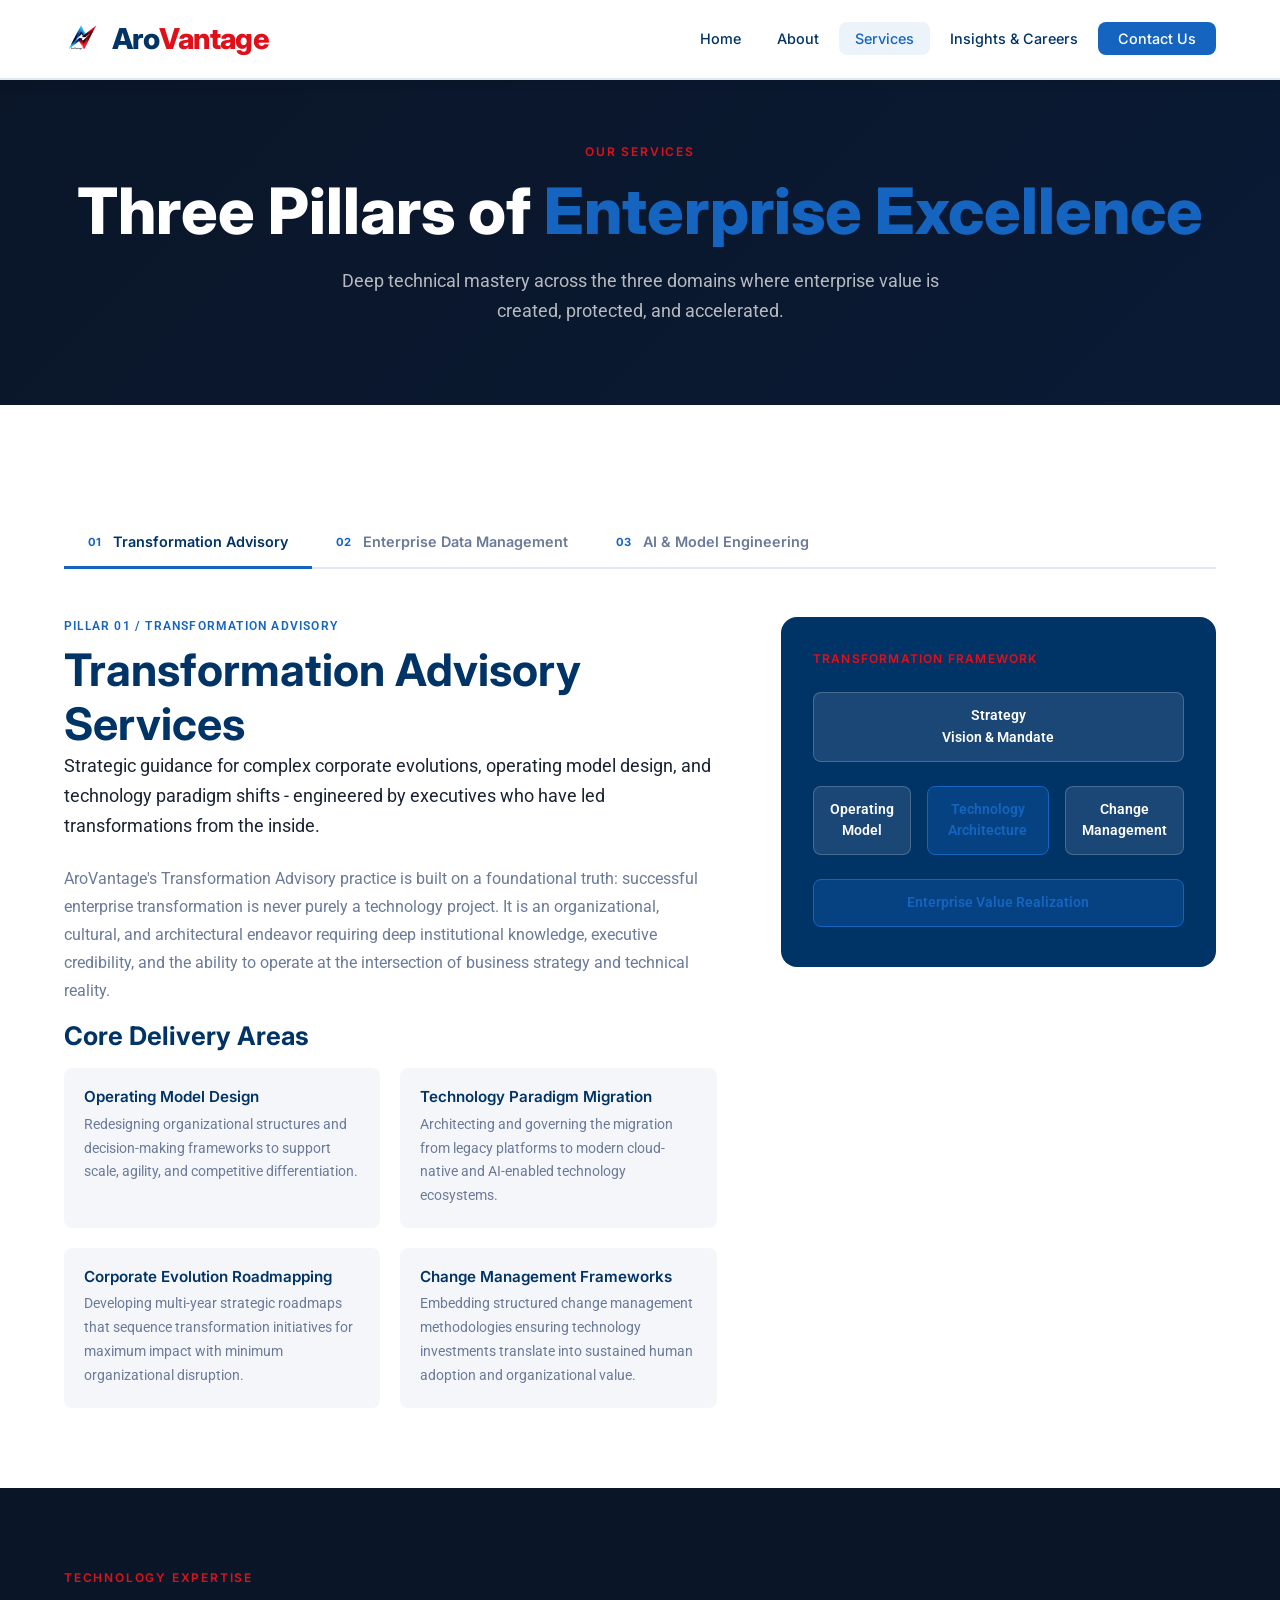
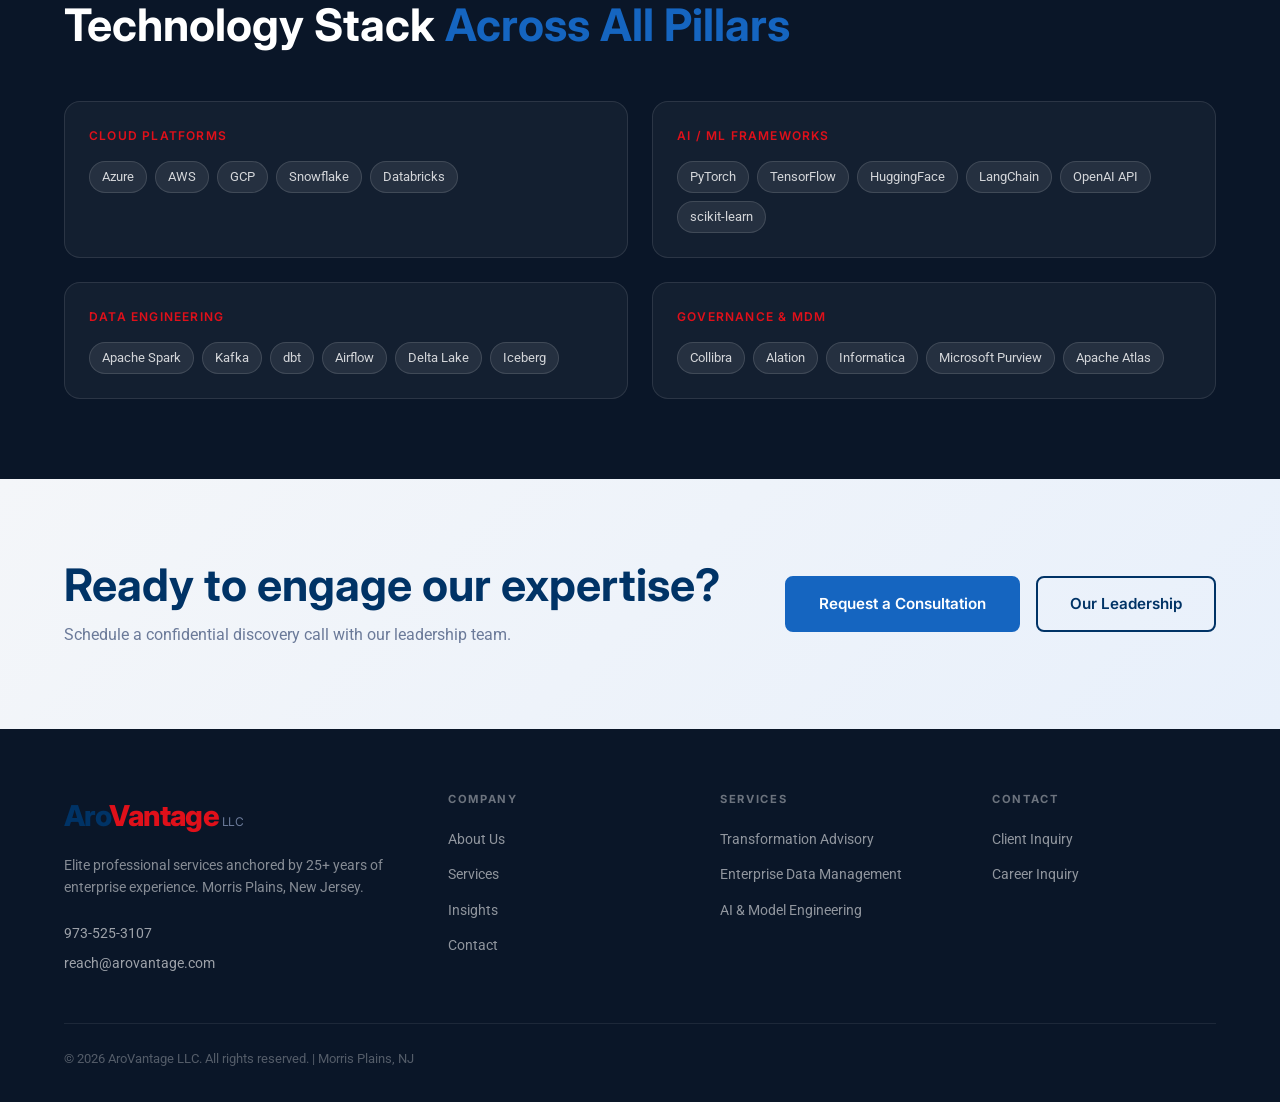
<file: services.html>
<!DOCTYPE html>
<html lang="en">
<head>
<meta charset="UTF-8"/>
<meta name="viewport" content="width=device-width,initial-scale=1.0"/>
<title>Services | AroVantage LLC - Transformation Advisory, Data Management, AI Engineering</title>
<meta name="description" content="AroVantage LLC offers Transformation Advisory, Enterprise Data Management, and AI Engineering services for Fortune 500 and high-growth enterprises. Morris Plains, NJ."/>
<script type="application/ld+json">{"@context":"https://schema.org","@type":"ProfessionalService","name":"AroVantage LLC","url":"https://arovantage.com","telephone":"+1-973-525-3107","email":"reach@arovantage.com","address":{"@type":"PostalAddress","addressLocality":"Morris Plains","addressRegion":"NJ","addressCountry":"US"}}</script>
<link rel="preconnect" href="https://fonts.googleapis.com"/>
<link href="https://fonts.googleapis.com/css2?family=Inter:wght@300;400;500;600;700;800;900&family=Roboto:wght@300;400;500&display=swap" rel="stylesheet"/>
<link rel="stylesheet" href="css/style.css"/>
<link rel="stylesheet" href="css/animations.css"/>
</head>
<body>
<nav class="navbar" id="navbar">
<div class="nav-container">
<a href="index.html" class="nav-logo"><img src="logo.png" alt="AroVantage" class="nav-logo-img"><span class="logo-aro">Aro</span><span class="logo-vantage">Vantage</span></a>
<button class="nav-toggle" id="navToggle"><span></span><span></span><span></span></button>
<ul class="nav-menu" id="navMenu">
<li><a href="index.html" class="nav-link">Home</a></li>
<li><a href="about.html" class="nav-link">About</a></li>
<li><a href="services.html" class="nav-link active">Services</a></li>
<li><a href="insights.html" class="nav-link">Insights &amp; Careers</a></li>
<li><a href="contact.html" class="nav-link nav-cta">Contact Us</a></li>
</ul>
</div>
</nav>
<section class="page-hero">
<div class="page-hero-content">
<div class="section-label light fade-in-up">Our Services</div>
<h1 class="fade-in-up delay-1">Three Pillars of <span class="accent">Enterprise Excellence</span></h1>
<p class="fade-in-up delay-2">Deep technical mastery across the three domains where enterprise value is created, protected, and accelerated.</p>
</div>
</section>
<section class="services-section section-pad">
<div class="container">
<div class="services-tabs">
<div class="tab-nav">
<button class="tab-btn active" data-tab="advisory"><span class="tab-num">01</span><span class="tab-name">Transformation Advisory</span></button>
<button class="tab-btn" data-tab="edm"><span class="tab-num">02</span><span class="tab-name">Enterprise Data Management</span></button>
<button class="tab-btn" data-tab="ai"><span class="tab-num">03</span><span class="tab-name">AI &amp; Model Engineering</span></button>
</div>
<div class="tab-panel active" id="tab-advisory">
<div class="service-detail-layout">
<div class="service-detail-content">
<div class="service-tag">Pillar 01 / Transformation Advisory</div>
<h2 id="advisory">Transformation Advisory Services</h2>
<p class="service-lead">Strategic guidance for complex corporate evolutions, operating model design, and technology paradigm shifts - engineered by executives who have led transformations from the inside.</p>
<p>AroVantage's Transformation Advisory practice is built on a foundational truth: successful enterprise transformation is never purely a technology project. It is an organizational, cultural, and architectural endeavor requiring deep institutional knowledge, executive credibility, and the ability to operate at the intersection of business strategy and technical reality.</p>
<div class="service-offerings">
<h3>Core Delivery Areas</h3>
<div class="offerings-grid">
<div class="offering-item"><h4>Operating Model Design</h4><p>Redesigning organizational structures and decision-making frameworks to support scale, agility, and competitive differentiation.</p></div>
<div class="offering-item"><h4>Technology Paradigm Migration</h4><p>Architecting and governing the migration from legacy platforms to modern cloud-native and AI-enabled technology ecosystems.</p></div>
<div class="offering-item"><h4>Corporate Evolution Roadmapping</h4><p>Developing multi-year strategic roadmaps that sequence transformation initiatives for maximum impact with minimum organizational disruption.</p></div>
<div class="offering-item"><h4>Change Management Frameworks</h4><p>Embedding structured change management methodologies ensuring technology investments translate into sustained human adoption and organizational value.</p></div>
</div>
</div>
</div>
<div class="service-detail-visual">
<div class="tech-diagram advisory-diagram">
<div class="diagram-title">Transformation Framework</div>
<div class="diagram-flow">
<div class="flow-node top">Strategy<br/><span>Vision &amp; Mandate</span></div>
<div class="flow-arrow"></div>
<div class="flow-row">
<div class="flow-node">Operating Model</div>
<div class="flow-connector"></div>
<div class="flow-node accent">Technology Architecture</div>
<div class="flow-connector"></div>
<div class="flow-node">Change Management</div>
</div>
<div class="flow-arrow"></div>
<div class="flow-node bottom accent">Enterprise Value Realization</div>
</div>
</div>
</div>
</div>
</div>
<div class="tab-panel" id="tab-edm">
<div class="service-detail-layout">
<div class="service-detail-content">
<div class="service-tag">Pillar 02 / Enterprise Data Management</div>
<h2 id="edm">Enterprise Data Management &amp; Data Strategy</h2>
<p class="service-lead">Engineering modern data architectures, governance frameworks, and quality pipelines that transform data from a cost center into a core balance-sheet asset.</p>
<p>In the modern enterprise, data is not merely infrastructure - it is competitive currency. AroVantage's EDM practice helps organizations move from fragmented, ungoverned data landscapes toward unified, trusted, and insight-ready data ecosystems.</p>
<div class="service-offerings">
<h3>Core Delivery Areas</h3>
<div class="offerings-grid">
<div class="offering-item"><h4>Modern Data Architecture Design</h4><p>Cloud-native data lakehouse, mesh, and fabric architectures tailored to enterprise scale, latency requirements, and organizational data consumption patterns.</p></div>
<div class="offering-item"><h4>Data Governance &amp; Quality Frameworks</h4><p>Implementing end-to-end data governance operating models, stewardship programs, and automated quality monitoring that enforce data trust at scale.</p></div>
<div class="offering-item"><h4>Real-Time Data Pipeline Engineering</h4><p>Designing and deploying event-driven, streaming data pipelines using Kafka, Spark, and cloud-native tooling to power real-time operational analytics.</p></div>
<div class="offering-item"><h4>Master Data Management (MDM)</h4><p>Establishing single sources of truth for critical enterprise entities - customers, products, suppliers - underpinned by matching, merging, and stewardship workflows.</p></div>
</div>
</div>
</div>
<div class="service-detail-visual">
<div class="tech-diagram edm-diagram">
<div class="diagram-title">Data Architecture Stack</div>
<div class="stack-layers">
<div class="stack-layer"><span class="layer-label">Sources</span><div class="layer-items"><span>ERP</span><span>CRM</span><span>IoT</span><span>APIs</span></div></div>
<div class="stack-arrow">Ingest &amp; Stream</div>
<div class="stack-layer accent"><span class="layer-label">Lakehouse</span><div class="layer-items"><span>Bronze</span><span>Silver</span><span>Gold</span></div></div>
<div class="stack-arrow">Govern &amp; Catalog</div>
<div class="stack-layer"><span class="layer-label">Consumption</span><div class="layer-items"><span>BI</span><span>ML/AI</span><span>APIs</span></div></div>
</div>
</div>
</div>
</div>
</div>
<div class="tab-panel" id="tab-ai">
<div class="service-detail-layout">
<div class="service-detail-content">
<div class="service-tag">Pillar 03 / AI &amp; Model Engineering</div>
<h2 id="ai">Artificial Intelligence &amp; Custom Model Engineering</h2>
<p class="service-lead">Designing, training, and deploying bespoke ML models, LLM fine-tuning, and production-grade generative AI frameworks built specifically for your enterprise.</p>
<p>AroVantage's AI Engineering practice bridges the critical gap between AI experimentation and enterprise-grade production deployment. We work at the frontier of applied machine learning and generative AI - not as enthusiasts, but as engineers who understand what it takes to get models into production reliably and at scale.</p>
<div class="service-offerings">
<h3>Core Delivery Areas</h3>
<div class="offerings-grid">
<div class="offering-item"><h4>Bespoke ML Model Design &amp; Training</h4><p>Custom machine learning model development - from feature engineering and architecture selection to training, validation, and production hardening for enterprise-scale inference.</p></div>
<div class="offering-item"><h4>LLM Fine-Tuning &amp; RAG Architectures</h4><p>Domain-specific fine-tuning of large language models and design of Retrieval-Augmented Generation systems grounded in your proprietary enterprise knowledge base.</p></div>
<div class="offering-item"><h4>Production GenAI Framework Deployment</h4><p>End-to-end MLOps and LLMOps pipelines - CI/CD for models, monitoring, drift detection, and governance frameworks ensuring production AI systems remain reliable and explainable.</p></div>
<div class="offering-item"><h4>AI Governance &amp; Model Risk Management</h4><p>Establishing enterprise AI governance frameworks, model risk policies, and bias monitoring programs that satisfy regulatory requirements and board-level risk mandates.</p></div>
</div>
</div>
</div>
<div class="service-detail-visual">
<div class="tech-diagram ai-diagram">
<div class="diagram-title">AI Engineering Pipeline</div>
<div class="ai-pipeline">
<div class="pipeline-node">Data<br/><span>Ingestion</span></div>
<div class="pipeline-arrow">to</div>
<div class="pipeline-node">Feature<br/><span>Engineering</span></div>
<div class="pipeline-arrow">to</div>
<div class="pipeline-node accent">Model<br/><span>Training</span></div>
<div class="pipeline-arrow">to</div>
<div class="pipeline-node">Validation<br/><span>&amp; Testing</span></div>
<div class="pipeline-arrow">to</div>
<div class="pipeline-node">Production<br/><span>Deployment</span></div>
</div>
<div class="pipeline-loop">MLOps Monitoring Loop</div>
</div>
</div>
</div>
</div>
</div>
</div>
</section>
<section class="section-pad bg-dark">
<div class="container">
<div class="section-label light fade-in-up">Technology Expertise</div>
<h2 class="section-title light fade-in-up delay-1">Technology Stack <span class="accent">Across All Pillars</span></h2>
<div class="tech-matrix fade-in-up delay-2">
<div class="tech-category"><div class="tech-category-label">Cloud Platforms</div><div class="tech-tags"><span>Azure</span><span>AWS</span><span>GCP</span><span>Snowflake</span><span>Databricks</span></div></div>
<div class="tech-category"><div class="tech-category-label">AI / ML Frameworks</div><div class="tech-tags"><span>PyTorch</span><span>TensorFlow</span><span>HuggingFace</span><span>LangChain</span><span>OpenAI API</span><span>scikit-learn</span></div></div>
<div class="tech-category"><div class="tech-category-label">Data Engineering</div><div class="tech-tags"><span>Apache Spark</span><span>Kafka</span><span>dbt</span><span>Airflow</span><span>Delta Lake</span><span>Iceberg</span></div></div>
<div class="tech-category"><div class="tech-category-label">Governance &amp; MDM</div><div class="tech-tags"><span>Collibra</span><span>Alation</span><span>Informatica</span><span>Microsoft Purview</span><span>Apache Atlas</span></div></div>
</div>
</div>
</section>
<section class="cta-banner section-pad">
<div class="container">
<div class="cta-inner fade-in-up">
<div class="cta-text"><h2>Ready to engage our expertise?</h2><p>Schedule a confidential discovery call with our leadership team.</p></div>
<div class="cta-actions"><a href="contact.html?type=client" class="btn btn-primary">Request a Consultation</a><a href="about.html" class="btn btn-outline">Our Leadership</a></div>
</div>
</div>
</section>
<footer class="footer">
<div class="container">
<div class="footer-grid">
<div class="footer-brand"><a href="index.html" class="nav-logo"><span class="logo-aro">Aro</span><span class="logo-vantage">Vantage</span><span class="logo-llc"> LLC</span></a><p>Elite professional services anchored by 25+ years of enterprise experience. Morris Plains, New Jersey.</p><div class="footer-contact"><a href="tel:+19735253107">973-525-3107</a><a href="mailto:reach@arovantage.com">reach@arovantage.com</a></div></div>
<div class="footer-nav"><h4>Company</h4><ul><li><a href="about.html">About Us</a></li><li><a href="services.html">Services</a></li><li><a href="insights.html">Insights</a></li><li><a href="contact.html">Contact</a></li></ul></div>
<div class="footer-nav"><h4>Services</h4><ul><li><a href="services.html#advisory">Transformation Advisory</a></li><li><a href="services.html#edm">Enterprise Data Management</a></li><li><a href="services.html#ai">AI &amp; Model Engineering</a></li></ul></div>
<div class="footer-nav"><h4>Contact</h4><ul><li><a href="contact.html?type=client">Client Inquiry</a></li><li><a href="contact.html?type=career">Career Inquiry</a></li></ul></div>
</div>
<div class="footer-bottom"><p>&copy; 2026 AroVantage LLC. All rights reserved. | Morris Plains, NJ</p></div>
</div>
</footer>
<script src="js/main.js"></script>
<script src="js/services.js"></script>
</body>
</html>
</file>
<file: css/style.css>
:root{--navy:#003366;--accent:#1565C0;--cyan:#E0101A;--white:#ffffff;--ice:#F4F6F9;--dark:#0a1628;--text:#1a2332;--text-light:#6b7a99;--border:#e1e8f0;--shadow:0 4px 24px rgba(0,51,102,0.08);--shadow-lg:0 16px 48px rgba(0,51,102,0.16);--radius:8px;--radius-lg:16px;--transition:all 0.3s cubic-bezier(0.4,0,0.2,1);}
*,*::before,*::after{box-sizing:border-box;margin:0;padding:0;}
html{scroll-behavior:smooth;font-size:16px;}
body{font-family:'Roboto','Open Sans',sans-serif;color:var(--text);background:var(--white);line-height:1.6;overflow-x:hidden;}
h1,h2,h3,h4,h5{font-family:'Inter','Helvetica Neue',sans-serif;font-weight:700;line-height:1.2;color:var(--navy);}
h1{font-size:clamp(2.4rem,5vw,4rem);font-weight:800;}
h2{font-size:clamp(1.8rem,3.5vw,2.8rem);}
h3{font-size:clamp(1.2rem,2.5vw,1.6rem);}
h4{font-size:1.1rem;font-weight:600;}
p{color:var(--text-light);line-height:1.75;margin-bottom:1rem;}
a{text-decoration:none;color:var(--accent);transition:var(--transition);}
a:hover{color:var(--cyan);}
img{max-width:100%;height:auto;}
.container{max-width:1200px;margin:0 auto;padding:0 1.5rem;}
.section-pad{padding:5rem 0;}
.section-label{font-family:'Inter',sans-serif;font-size:0.75rem;font-weight:600;letter-spacing:0.15em;text-transform:uppercase;color:var(--accent);margin-bottom:0.75rem;}
.section-label.light{color:var(--cyan);}
.section-title{margin-bottom:3rem;color:var(--navy);}
.section-title.light{color:var(--white);}
.accent{color:var(--accent);}
.bg-dark{background:var(--dark);}
.bg-light{background:var(--ice);}
.btn{display:inline-flex;align-items:center;gap:0.5rem;padding:0.875rem 2rem;border-radius:var(--radius);font-family:'Inter',sans-serif;font-weight:600;font-size:0.95rem;cursor:pointer;transition:var(--transition);border:2px solid transparent;text-decoration:none;}
.btn-primary{background:var(--accent);color:var(--white);border-color:var(--accent);}
.btn-primary:hover{background:#0d47a1;border-color:#0d47a1;color:var(--white);transform:translateY(-2px);box-shadow:0 8px 24px rgba(21,101,192,0.35);}
.btn-secondary{background:transparent;color:var(--white);border-color:rgba(255,255,255,0.4);}
.btn-secondary:hover{background:rgba(255,255,255,0.1);border-color:var(--white);color:var(--white);}
.btn-outline{background:transparent;color:var(--navy);border-color:var(--navy);}
.btn-outline:hover{background:var(--navy);color:var(--white);}
.btn-sm{padding:0.5rem 1rem;font-size:0.85rem;}
.navbar{position:fixed;top:0;left:0;right:0;z-index:1000;padding:0.75rem 0;transition:var(--transition);background:#ffffff;box-shadow:0 2px 12px rgba(0,0,0,0.10);border-bottom:2px solid var(--border);}
.navbar.scrolled{background:#ffffff;box-shadow:0 2px 12px rgba(0,0,0,0.10);}
.navbar.scrolled .nav-link{color:var(--navy);}
.navbar.scrolled .nav-logo .logo-aro{color:var(--navy);}
.navbar.scrolled .nav-logo .logo-vantage{color:var(--accent);}
.nav-container{max-width:1200px;margin:0 auto;padding:0 1.5rem;display:flex;align-items:center;justify-content:space-between;}
.nav-logo{font-family:'Inter',sans-serif;font-size:1.8rem;font-weight:800;letter-spacing:-0.02em;display:flex;align-items:center;}
.nav-logo-img{height:54px;width:auto;max-width:none;margin-right:12px;vertical-align:middle;object-fit:contain;flex-shrink:0;}
.logo-aro{color:var(--navy);}
.logo-vantage{color:var(--cyan);}
.logo-llc{color:var(--text-light);font-size:0.75rem;font-weight:400;}
.navbar.scrolled .logo-llc{color:var(--text-light);}
.nav-menu{display:flex;list-style:none;align-items:center;gap:0.25rem;}
.nav-link{padding:0.5rem 1rem;font-family:'Inter',sans-serif;font-size:0.9rem;font-weight:500;color:var(--navy);border-radius:var(--radius);transition:var(--transition);}
.nav-link:hover,.nav-link.active{color:var(--accent);background:rgba(21,101,192,0.08);}
.navbar.scrolled .nav-link:hover,.navbar.scrolled .nav-link.active{color:var(--navy);background:var(--ice);}
.nav-cta{background:var(--accent)!important;color:var(--white)!important;padding:0.5rem 1.25rem!important;}
.nav-cta:hover{background:#0d47a1!important;transform:none;}
.nav-toggle{display:none;flex-direction:column;gap:5px;background:none;border:none;cursor:pointer;padding:4px;}
.nav-toggle span{display:block;width:24px;height:2px;background:var(--navy);transition:var(--transition);}
.navbar.scrolled .nav-toggle span{background:var(--navy);}
.hero{position:relative;min-height:100vh;display:flex;align-items:center;justify-content:center;overflow:hidden;background:linear-gradient(135deg,var(--dark) 0%,#0a1a35 50%,var(--dark) 100%);}
#heroCanvas{position:absolute;top:0;left:0;width:100%;height:100%;opacity:0.6;}
.hero-content{position:relative;z-index:2;text-align:center;max-width:800px;padding:2rem 1.5rem;margin:0 auto;}
.hero-badge{display:inline-block;background:rgba(21,101,192,0.15);border:1px solid rgba(21,101,192,0.3);color:var(--cyan);padding:0.4rem 1.2rem;border-radius:100px;font-family:'Inter',sans-serif;font-size:0.8rem;font-weight:500;letter-spacing:0.08em;margin-bottom:1.5rem;}
.hero-title{color:var(--white);margin-bottom:1.5rem;font-size:clamp(2.8rem,6vw,4.5rem);}
.hero-subtitle{color:rgba(255,255,255,0.75);font-size:1.15rem;max-width:600px;margin:0 auto 2.5rem;line-height:1.7;}
.hero-ctas{display:flex;gap:1rem;justify-content:center;flex-wrap:wrap;}
.hero-scroll-indicator{position:absolute;bottom:2rem;left:50%;transform:translateX(-50%);text-align:center;color:rgba(255,255,255,0.4);font-size:0.75rem;font-family:'Inter',sans-serif;letter-spacing:0.1em;}
.scroll-line{width:1px;height:40px;background:linear-gradient(to bottom,rgba(255,255,255,0.4),transparent);margin:0.5rem auto 0;animation:scrollPulse 2s ease-in-out infinite;}
@keyframes scrollPulse{0%,100%{opacity:0.4;transform:scaleY(1);}50%{opacity:1;transform:scaleY(1.2);}}
.page-hero{background:linear-gradient(135deg,var(--dark) 0%,#0a1a35 100%);min-height:45vh;display:flex;align-items:center;justify-content:center;text-align:center;padding:8rem 1.5rem 4rem;}
.page-hero.short{min-height:35vh;}
.page-hero-content h1{color:var(--white);margin-bottom:1rem;}
.page-hero-content p{color:rgba(255,255,255,0.7);font-size:1.1rem;max-width:600px;margin:0 auto;}
.pedigree-grid{display:grid;grid-template-columns:repeat(4,1fr);gap:1.5rem;margin-top:3rem;}
.pedigree-card{background:var(--white);border:1px solid var(--border);border-radius:var(--radius-lg);padding:2rem;text-align:center;box-shadow:var(--shadow);transition:var(--transition);}
.pedigree-card:hover{transform:translateY(-4px);box-shadow:var(--shadow-lg);border-color:var(--accent);}
.pedigree-number{font-family:'Inter',sans-serif;font-size:3rem;font-weight:900;color:var(--navy);line-height:1;}
.pedigree-unit{font-size:1.2rem;font-weight:700;color:var(--accent);margin-bottom:0.5rem;}
.pedigree-label{font-size:0.85rem;color:var(--text-light);font-weight:500;}
.capability-wrapper{display:grid;grid-template-columns:1fr 1fr;gap:4rem;align-items:center;margin-top:3rem;}
.capability-wheel{position:relative;width:320px;height:320px;margin:0 auto;}
.wheel-center{position:absolute;top:50%;left:50%;transform:translate(-50%,-50%);width:130px;height:130px;background:var(--navy);border-radius:50%;display:flex;align-items:center;justify-content:center;text-align:center;z-index:10;box-shadow:0 0 0 8px rgba(0,51,102,0.1);}
.wheel-center-label{display:block;color:var(--white);font-family:'Inter',sans-serif;font-size:0.9rem;font-weight:700;}
.wheel-center-sub{display:block;color:var(--cyan);font-size:0.65rem;font-weight:500;margin-top:2px;}
.wheel-segment{position:absolute;width:100px;height:100px;background:var(--ice);border:2px solid var(--border);border-radius:var(--radius-lg);display:flex;flex-direction:column;align-items:center;justify-content:center;text-align:center;padding:0.75rem;cursor:pointer;transition:var(--transition);}
.wheel-segment:nth-child(2){top:0;left:50%;transform:translateX(-50%);}
.wheel-segment:nth-child(3){bottom:20px;left:0;}
.wheel-segment:nth-child(4){bottom:20px;right:0;}
.wheel-segment:hover,.wheel-segment.active{background:var(--navy);border-color:var(--accent);box-shadow:0 0 24px rgba(21,101,192,0.3);}
.wheel-segment:hover .segment-label,.wheel-segment.active .segment-label{color:var(--white);}
.segment-label{font-family:'Inter',sans-serif;font-size:0.7rem;font-weight:600;color:var(--navy);line-height:1.3;}
.capability-detail{display:none;}
.capability-detail.active{display:block;}
.detail-tag{font-size:0.75rem;font-weight:600;color:var(--accent);letter-spacing:0.1em;text-transform:uppercase;margin-bottom:0.5rem;}
.detail-list{list-style:none;margin:1rem 0;padding:0;}
.detail-list li{padding:0.4rem 0;padding-left:1.2rem;position:relative;font-size:0.9rem;color:var(--text-light);}
.detail-list li::before{content:"";position:absolute;left:0;top:0.6rem;width:6px;height:6px;border-radius:50%;background:var(--accent);}
.detail-link{display:inline-flex;align-items:center;gap:0.4rem;color:var(--accent);font-weight:600;font-size:0.9rem;margin-top:1rem;}
.audience-grid{display:grid;grid-template-columns:repeat(3,1fr);gap:1.5rem;margin-top:3rem;}
.audience-card{background:rgba(255,255,255,0.05);border:1px solid rgba(255,255,255,0.1);border-radius:var(--radius-lg);padding:2rem;transition:var(--transition);position:relative;}
.audience-card:hover{background:rgba(255,255,255,0.08);border-color:rgba(21,101,192,0.4);transform:translateY(-4px);}
.audience-card.featured{background:rgba(21,101,192,0.1);border-color:var(--accent);}
.audience-badge{position:absolute;top:-12px;left:50%;transform:translateX(-50%);background:var(--accent);color:var(--white);font-size:0.7rem;font-weight:700;padding:0.25rem 0.75rem;border-radius:100px;white-space:nowrap;}
.audience-card h3{color:var(--white);margin-bottom:0.75rem;font-size:1.15rem;}
.audience-card p{color:rgba(255,255,255,0.65);}
.audience-link{color:var(--cyan);font-size:0.9rem;font-weight:600;display:inline-block;margin-top:1rem;}
.audience-icon{margin-bottom:1rem;color:var(--accent);}
.cta-banner{background:linear-gradient(135deg,var(--ice) 0%,#e8f0fb 100%);}
.cta-inner{display:flex;align-items:center;justify-content:space-between;gap:2rem;flex-wrap:wrap;}
.cta-text h2{color:var(--navy);margin-bottom:0.5rem;}
.cta-text p{color:var(--text-light);margin:0;}
.cta-actions{display:flex;gap:1rem;flex-shrink:0;flex-wrap:wrap;}
.about-narrative{display:grid;grid-template-columns:1.2fr 1fr;gap:4rem;align-items:center;}
.narrative-content h2{margin-bottom:1.5rem;}
.heritage-matrix{display:grid;grid-template-columns:1fr 1fr;gap:1rem;}
.heritage-item{background:var(--navy);border-radius:var(--radius-lg);padding:1.5rem;text-align:center;}
.heritage-year{font-family:'Inter',sans-serif;font-size:1.8rem;font-weight:900;color:var(--white);}
.heritage-desc{font-size:0.8rem;color:rgba(255,255,255,0.65);margin-top:0.25rem;}
.timeline{position:relative;padding-left:2rem;}
.timeline::before{content:"";position:absolute;left:8px;top:0;bottom:0;width:2px;background:linear-gradient(to bottom,var(--accent),transparent);}
.timeline-item{position:relative;padding-bottom:2.5rem;}
.timeline-marker{position:absolute;left:-2rem;top:4px;width:16px;height:16px;border-radius:50%;background:var(--border);border:3px solid var(--white);box-shadow:0 0 0 3px var(--border);}
.timeline-marker.active{background:var(--accent);box-shadow:0 0 0 3px rgba(21,101,192,0.2);}
.timeline-period{font-size:0.75rem;font-weight:600;color:var(--accent);letter-spacing:0.1em;text-transform:uppercase;margin-bottom:0.25rem;}
.timeline-content h3{margin-bottom:0.5rem;}
.values-grid{display:grid;grid-template-columns:repeat(2,1fr);gap:1.5rem;margin-top:3rem;}
.value-card{background:var(--white);border:1px solid var(--border);border-radius:var(--radius-lg);padding:2rem;transition:var(--transition);}
.value-card:hover{box-shadow:var(--shadow-lg);border-color:var(--accent);transform:translateY(-3px);}
.value-icon{color:var(--accent);margin-bottom:1rem;}
.value-card h3{margin-bottom:0.75rem;}
.services-tabs{margin-top:2rem;}
.tab-nav{display:flex;gap:0;border-bottom:2px solid var(--border);margin-bottom:3rem;}
.tab-btn{background:none;border:none;padding:1rem 1.5rem;font-family:'Inter',sans-serif;font-size:0.9rem;font-weight:600;color:var(--text-light);cursor:pointer;border-bottom:3px solid transparent;margin-bottom:-2px;transition:var(--transition);display:flex;align-items:center;gap:0.75rem;}
.tab-btn:hover{color:var(--navy);}
.tab-btn.active{color:var(--navy);border-bottom-color:var(--accent);}
.tab-num{font-size:0.7rem;color:var(--accent);font-weight:700;}
.tab-panel{display:none;}
.tab-panel.active{display:block;}
.service-detail-layout{display:grid;grid-template-columns:1.2fr 0.8fr;gap:4rem;align-items:start;}
.service-tag{font-size:0.75rem;font-weight:600;color:var(--accent);letter-spacing:0.1em;text-transform:uppercase;margin-bottom:0.5rem;}
.service-lead{font-size:1.1rem;color:var(--text);line-height:1.7;margin-bottom:1.5rem;}
.offerings-grid{display:grid;grid-template-columns:1fr 1fr;gap:1.25rem;margin-top:1rem;}
.offering-item{background:var(--ice);border-radius:var(--radius);padding:1.25rem;}
.offering-item h4{margin-bottom:0.4rem;font-size:0.95rem;}
.offering-item p{font-size:0.85rem;margin:0;}
.tech-diagram{background:var(--navy);border-radius:var(--radius-lg);padding:2rem;color:var(--white);}
.diagram-title{font-family:'Inter',sans-serif;font-size:0.75rem;font-weight:600;letter-spacing:0.1em;text-transform:uppercase;color:var(--cyan);margin-bottom:1.5rem;}
.flow-node{background:rgba(255,255,255,0.1);border:1px solid rgba(255,255,255,0.2);border-radius:var(--radius);padding:0.75rem 1rem;text-align:center;font-size:0.85rem;font-weight:600;margin:0.5rem 0;}
.flow-node.accent{background:rgba(21,101,192,0.3);border-color:var(--accent);}
.flow-row{display:flex;gap:0.5rem;align-items:center;}
.flow-arrow{text-align:center;color:var(--cyan);font-size:0.8rem;padding:0.25rem 0;}
.flow-connector{flex:1;height:1px;background:rgba(255,255,255,0.2);}
.stack-layers{display:flex;flex-direction:column;gap:0.5rem;}
.stack-layer{background:rgba(255,255,255,0.08);border-radius:var(--radius);padding:0.75rem;}
.stack-layer.accent{background:rgba(21,101,192,0.2);border:1px solid rgba(21,101,192,0.4);}
.stack-arrow{text-align:center;color:var(--cyan);font-size:0.75rem;padding:0.2rem 0;}
.layer-label{display:block;font-size:0.7rem;font-weight:600;color:var(--cyan);letter-spacing:0.1em;text-transform:uppercase;margin-bottom:0.4rem;}
.layer-items{display:flex;gap:0.5rem;flex-wrap:wrap;}
.layer-items span{background:rgba(255,255,255,0.1);padding:0.2rem 0.5rem;border-radius:4px;font-size:0.75rem;}
.ai-pipeline{display:flex;flex-direction:column;gap:0.3rem;}
.pipeline-node{background:rgba(255,255,255,0.08);border-radius:var(--radius);padding:0.6rem 0.75rem;font-size:0.8rem;font-weight:600;}
.pipeline-node.accent{background:rgba(21,101,192,0.3);border:1px solid var(--accent);}
.pipeline-node span{display:block;font-size:0.7rem;font-weight:400;color:rgba(255,255,255,0.6);margin-top:1px;}
.pipeline-arrow{color:var(--cyan);font-size:0.7rem;padding:0.1rem 0.75rem;}
.pipeline-loop{margin-top:0.75rem;text-align:center;font-size:0.7rem;color:var(--cyan);border-top:1px solid rgba(255,255,255,0.15);padding-top:0.75rem;}
.tech-matrix{display:grid;grid-template-columns:repeat(2,1fr);gap:1.5rem;margin-top:3rem;}
.tech-category{background:rgba(255,255,255,0.04);border:1px solid rgba(255,255,255,0.1);border-radius:var(--radius-lg);padding:1.5rem;}
.tech-category-label{font-family:'Inter',sans-serif;font-size:0.75rem;font-weight:600;color:var(--cyan);letter-spacing:0.1em;text-transform:uppercase;margin-bottom:1rem;}
.tech-tags{display:flex;flex-wrap:wrap;gap:0.5rem;}
.tech-tags span{background:rgba(255,255,255,0.08);color:rgba(255,255,255,0.8);padding:0.3rem 0.75rem;border-radius:100px;font-size:0.8rem;border:1px solid rgba(255,255,255,0.12);}
.insights-toggle{display:flex;gap:0;background:var(--ice);border-radius:var(--radius);padding:4px;margin-bottom:3rem;width:fit-content;}
.toggle-btn{background:none;border:none;padding:0.6rem 1.5rem;font-family:'Inter',sans-serif;font-size:0.9rem;font-weight:600;color:var(--text-light);cursor:pointer;border-radius:6px;transition:var(--transition);}
.toggle-btn.active{background:var(--white);color:var(--navy);box-shadow:var(--shadow);}
.content-panel{display:none;}
.content-panel.active{display:block;}
.insights-grid{display:grid;grid-template-columns:repeat(2,1fr);gap:1.5rem;}
.insight-card{background:var(--white);border:1px solid var(--border);border-radius:var(--radius-lg);padding:2rem;transition:var(--transition);}
.insight-card:hover{box-shadow:var(--shadow-lg);border-color:var(--accent);transform:translateY(-3px);}
.insight-card.featured{grid-column:span 2;background:var(--navy);}
.insight-card.featured h2{color:var(--white);font-size:1.5rem;}
.insight-card.featured p{color:rgba(255,255,255,0.7);}
.insight-meta{display:flex;gap:1rem;margin-bottom:1rem;align-items:center;}
.insight-category{font-size:0.75rem;font-weight:600;color:var(--accent);letter-spacing:0.1em;text-transform:uppercase;}
.insight-card.featured .insight-category{color:var(--cyan);}
.insight-date{font-size:0.8rem;color:var(--text-light);}
.insight-card.featured .insight-date{color:rgba(255,255,255,0.4);}
.insight-link{display:inline-flex;align-items:center;gap:0.4rem;color:var(--accent);font-weight:600;font-size:0.9rem;margin-top:1rem;}
.insight-card.featured .insight-link{color:var(--cyan);}
.careers-intro{margin-bottom:3rem;}
.culture-pillars{display:grid;grid-template-columns:repeat(3,1fr);gap:1.5rem;margin-bottom:3rem;}
.culture-pill{background:var(--ice);border-radius:var(--radius-lg);padding:1.5rem;}
.culture-pill h4{margin-bottom:0.5rem;}
.open-roles h3{margin-bottom:1.5rem;}
.roles-grid{display:grid;grid-template-columns:repeat(2,1fr);gap:1.5rem;}
.role-card{background:var(--white);border:1px solid var(--border);border-radius:var(--radius-lg);padding:1.5rem;transition:var(--transition);}
.role-card:hover{box-shadow:var(--shadow);border-color:var(--accent);}
.role-header{display:flex;justify-content:space-between;align-items:flex-start;margin-bottom:0.75rem;gap:0.5rem;}
.role-title{font-family:'Inter',sans-serif;font-weight:700;color:var(--navy);}
.role-type{font-size:0.75rem;color:var(--text-light);white-space:nowrap;}
.role-tags{display:flex;flex-wrap:wrap;gap:0.4rem;margin:0.75rem 0;}
.role-tags span{background:var(--ice);color:var(--navy);padding:0.2rem 0.6rem;border-radius:4px;font-size:0.75rem;font-weight:500;}
.contact-layout{display:grid;grid-template-columns:1.4fr 1fr;gap:4rem;align-items:start;}
.form-type-selector{display:flex;gap:0;background:var(--ice);border-radius:var(--radius);padding:4px;margin-bottom:2rem;}
.form-type-btn{flex:1;background:none;border:none;padding:0.6rem 1rem;font-family:'Inter',sans-serif;font-size:0.85rem;font-weight:600;color:var(--text-light);cursor:pointer;border-radius:6px;transition:var(--transition);display:flex;align-items:center;justify-content:center;gap:0.5rem;}
.form-type-btn.active{background:var(--white);color:var(--navy);box-shadow:var(--shadow);}
.form-row{display:grid;grid-template-columns:1fr 1fr;gap:1rem;}
.form-group{margin-bottom:1.25rem;}
.form-group label{display:block;font-family:'Inter',sans-serif;font-size:0.85rem;font-weight:600;color:var(--navy);margin-bottom:0.4rem;}
.form-group input,.form-group select,.form-group textarea{width:100%;padding:0.75rem 1rem;border:1.5px solid var(--border);border-radius:var(--radius);font-family:'Roboto',sans-serif;font-size:0.95rem;color:var(--text);background:var(--white);transition:var(--transition);outline:none;}
.form-group input:focus,.form-group select:focus,.form-group textarea:focus{border-color:var(--accent);box-shadow:0 0 0 3px rgba(21,101,192,0.1);}
.form-group textarea{resize:vertical;min-height:120px;}
.field-error{display:block;font-size:0.8rem;color:#e53e3e;margin-top:0.25rem;}
.form-footer{display:flex;justify-content:space-between;align-items:center;gap:1rem;margin-top:0.5rem;}
.form-privacy{font-size:0.8rem;color:var(--text-light);display:flex;align-items:flex-start;gap:0.4rem;}
.btn-submit{white-space:nowrap;}
.form-success{text-align:center;padding:3rem 2rem;background:rgba(21,101,192,0.05);border-radius:var(--radius-lg);border:1px solid rgba(21,101,192,0.2);}
.form-success h3{color:var(--navy);margin-bottom:0.5rem;}
.contact-info-card{background:var(--navy);border-radius:var(--radius-lg);padding:2rem;margin-bottom:1.5rem;}
.contact-info-card h3{color:var(--white);margin-bottom:1.5rem;}
.contact-detail{display:flex;gap:0.75rem;margin-bottom:1.25rem;}
.contact-detail-label{font-size:0.75rem;font-weight:600;color:rgba(255,255,255,0.5);text-transform:uppercase;letter-spacing:0.1em;margin-bottom:0.2rem;}
.contact-detail-value{color:var(--white);font-weight:500;}
a.contact-detail-value:hover{color:var(--cyan);}
.contact-detail-icon{color:var(--cyan);flex-shrink:0;margin-top:2px;}
.map-container{border-radius:var(--radius-lg);overflow:hidden;margin-bottom:1.5rem;}
.response-promise{background:var(--ice);border-radius:var(--radius);padding:1rem 1.25rem;font-size:0.85rem;color:var(--text-light);display:flex;align-items:center;gap:0.5rem;}
.response-promise svg{color:var(--accent);flex-shrink:0;}
.footer{background:var(--dark);padding:4rem 0 2rem;}
.footer-grid{display:grid;grid-template-columns:1.5fr 1fr 1fr 1fr;gap:3rem;margin-bottom:3rem;}
.footer-brand .nav-logo{margin-bottom:1rem;display:inline-block;}
.footer-brand p{color:rgba(255,255,255,0.5);font-size:0.85rem;line-height:1.6;margin-bottom:1.5rem;}
.footer-contact{display:flex;flex-direction:column;gap:0.4rem;}
.footer-contact a{color:rgba(255,255,255,0.6);font-size:0.9rem;transition:var(--transition);}
.footer-contact a:hover{color:var(--cyan);}
.footer-nav h4{color:rgba(255,255,255,0.4);font-size:0.7rem;font-weight:700;letter-spacing:0.15em;text-transform:uppercase;margin-bottom:1.25rem;}
.footer-nav ul{list-style:none;}
.footer-nav ul li{margin-bottom:0.6rem;}
.footer-nav ul a{color:rgba(255,255,255,0.55);font-size:0.875rem;transition:var(--transition);}
.footer-nav ul a:hover{color:var(--white);}
.footer-location{display:flex;align-items:center;gap:0.4rem;color:rgba(255,255,255,0.4);font-size:0.8rem;margin-top:1rem;}
.footer-location svg{color:var(--cyan);}
.footer-bottom{border-top:1px solid rgba(255,255,255,0.08);padding-top:1.5rem;display:flex;justify-content:space-between;align-items:center;}
.footer-bottom p{color:rgba(255,255,255,0.3);font-size:0.8rem;margin:0;}
@media(max-width:1024px){.pedigree-grid{grid-template-columns:repeat(2,1fr);}.capability-wrapper{grid-template-columns:1fr;}.about-narrative{grid-template-columns:1fr;}.service-detail-layout{grid-template-columns:1fr;}.tech-matrix{grid-template-columns:1fr;}.footer-grid{grid-template-columns:1fr 1fr;gap:2rem;}.contact-layout{grid-template-columns:1fr;}.insights-grid .insight-card.featured{grid-column:span 1;}.audience-grid{grid-template-columns:1fr;}}
@media(max-width:768px){.nav-menu{display:none;position:fixed;top:0;left:0;right:0;bottom:0;background:var(--dark);flex-direction:column;justify-content:center;align-items:center;gap:1.5rem;}.nav-menu.open{display:flex;}.nav-toggle{display:flex;}.offerings-grid{grid-template-columns:1fr;}.values-grid{grid-template-columns:1fr;}.culture-pillars{grid-template-columns:1fr;}.roles-grid{grid-template-columns:1fr;}.insights-grid{grid-template-columns:1fr;}.form-row{grid-template-columns:1fr;}.tab-nav{flex-direction:column;}.cta-inner{flex-direction:column;text-align:center;}.hero-ctas{flex-direction:column;align-items:center;}}
</file>
<file: css/animations.css>
/* AroVantage Animations CSS */

/* Fade In Up */
.fade-in-up {
opacity: 0;
transform: translateY(30px);
transition: opacity 0.7s ease, transform 0.7s ease;
}
.fade-in-up.visible {
opacity: 1;
transform: translateY(0);
}

/* Delay classes */
.delay-1 { transition-delay: 0.15s; }
.delay-2 { transition-delay: 0.3s; }
.delay-3 { transition-delay: 0.45s; }
.delay-4 { transition-delay: 0.6s; }
.delay-5 { transition-delay: 0.75s; }

/* Slide In Left */
.slide-in-left {
opacity: 0;
transform: translateX(-40px);
transition: opacity 0.7s ease, transform 0.7s ease;
}
.slide-in-left.visible {
opacity: 1;
transform: translateX(0);
}

/* Slide In Right */
.slide-in-right {
opacity: 0;
transform: translateX(40px);
transition: opacity 0.7s ease, transform 0.7s ease;
}
.slide-in-right.visible {
opacity: 1;
transform: translateX(0);
}

/* Scale In */
.scale-in {
opacity: 0;
transform: scale(0.9);
transition: opacity 0.6s ease, transform 0.6s ease;
}
.scale-in.visible {
opacity: 1;
transform: scale(1);
}

/* Navbar scroll behavior */
.navbar {
transition: background-color 0.3s ease, box-shadow 0.3s ease, padding 0.3s ease;
}
.navbar.scrolled {
background-color: #ffffff !important;
box-shadow: 0 2px 12px rgba(0,0,0,0.10) !important;
padding-top: 0.75rem !important;
padding-bottom: 0.75rem !important;
}

/* Hover glow on service blocks */
.service-deep-dive,
.audience-card,
.pedigree-card {
transition: transform 0.3s ease, box-shadow 0.3s ease;
}
.service-deep-dive:hover {
transform: translateY(-6px);
box-shadow: 0 20px 60px rgba(21, 101, 192, 0.2);
}
.audience-card:hover {
transform: translateY(-6px);
box-shadow: 0 16px 50px rgba(21, 101, 192, 0.25);
}
.pedigree-card:hover {
transform: translateY(-4px);
box-shadow: 0 12px 40px rgba(21, 101, 192, 0.2);
}

/* Button pulse animation */
@keyframes pulse-border {
0% { box-shadow: 0 0 0 0 rgba(224, 16, 26, 0.4); }
70% { box-shadow: 0 0 0 12px rgba(224, 16, 26, 0); }
100% { box-shadow: 0 0 0 0 rgba(224, 16, 26, 0); }
}
.btn-primary {
animation: pulse-border 2.5s ease-out infinite;
}
.btn-primary:hover {
animation: none;
}

/* Counter number animation */
@keyframes countUp {
from { opacity: 0; transform: translateY(10px); }
to { opacity: 1; transform: translateY(0); }
}
.pedigree-number {
animation: countUp 0.5s ease both;
}

/* Capability wheel segment hover — base transition */
.wheel-segment {
transition: all 0.3s ease;
}

/* Default active/hover scale for bottom-left and bottom-right segments (nth-child 3 & 4) */
.wheel-segment:nth-child(3).active,
.wheel-segment:nth-child(3):hover,
.wheel-segment:nth-child(4).active,
.wheel-segment:nth-child(4):hover {
transform: scale(1.05);
filter: brightness(1.15);
}

/* Top segment (nth-child 2) MUST preserve translateX(-50%) for centering while scaling */
.wheel-segment:nth-child(2).active,
.wheel-segment:nth-child(2):hover {
transform: translateX(-50%) scale(1.05);
filter: brightness(1.15);
}

/* Tab transition */
.tab-panel {
transition: opacity 0.3s ease;
}
.tab-panel.hidden {
opacity: 0;
pointer-events: none;
}

/* Loading shimmer for dynamic content */
@keyframes shimmer {
0% { background-position: -1000px 0; }
100% { background-position: 1000px 0; }
}
.shimmer {
animation: shimmer 2s infinite linear;
background: linear-gradient(to right, #f0f4f8 4%, #e0e8ef 25%, #f0f4f8 36%);
background-size: 1000px 100%;
}

/* Mobile nav slide */
@media (max-width: 768px) {
.nav-menu {
transition: transform 0.35s ease, opacity 0.35s ease;
}
.nav-menu:not(.open) {
transform: translateY(-10px);
opacity: 0;
pointer-events: none;
}
.nav-menu.open {
transform: translateY(0);
opacity: 1;
pointer-events: all;
}
}
</file>
